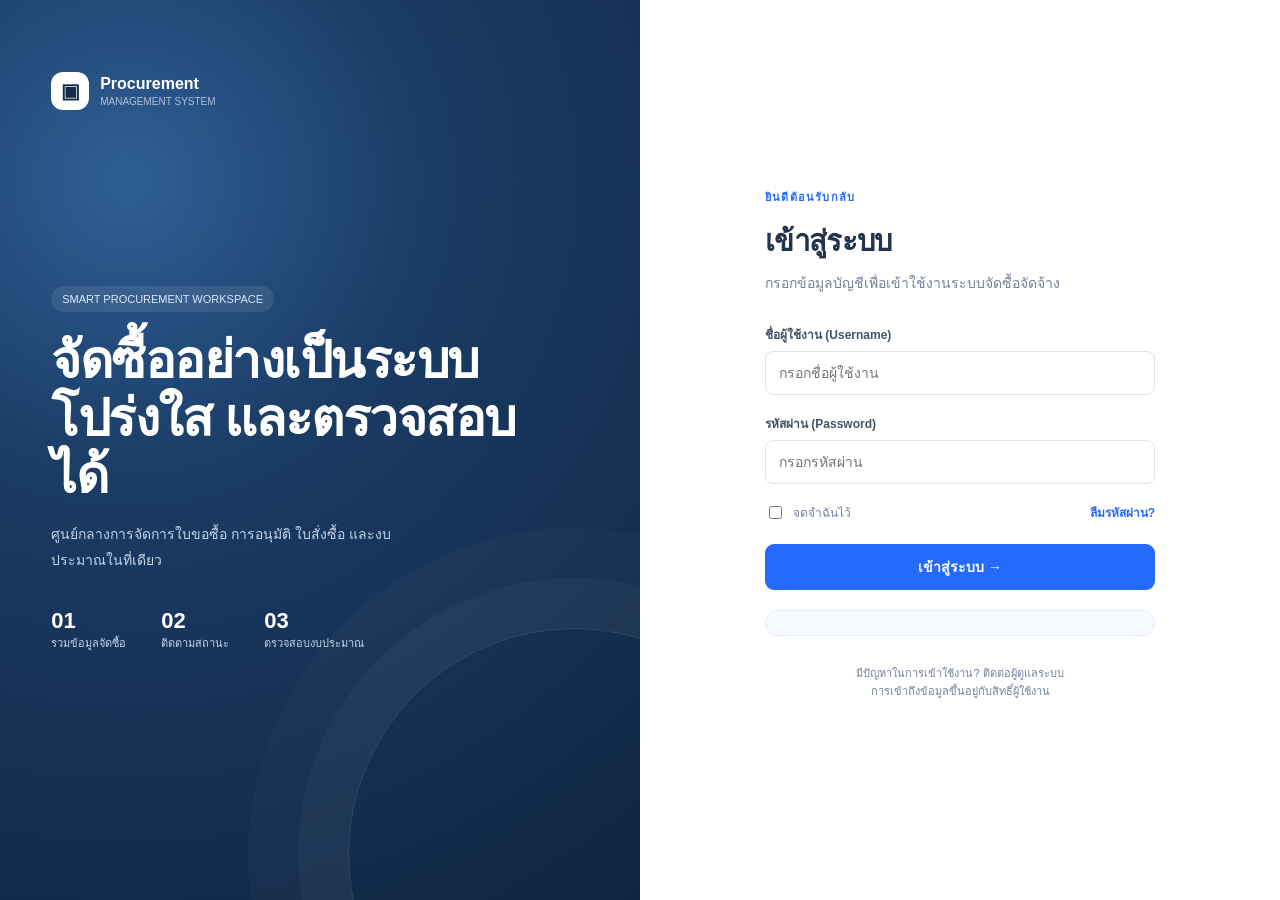
<file: Final_project/index.html>
<!DOCTYPE html>
<html lang="th">
<head>
    <meta charset="utf-8">
    <meta name="viewport" content="width=device-width,initial-scale=1">
    <title>เข้าสู่ระบบ | Procurement System</title>
    <link rel="stylesheet" href="styles.css">
</head>
<body>
    <main class="login-page">
        <section class="login-visual">
            <a class="brand" href="index.html">
                <span class="brand-mark">▣</span>
                <span>Procurement<small>MANAGEMENT SYSTEM</small></span>
            </a>
            <div class="visual-copy">
                <span class="tag">SMART PROCUREMENT WORKSPACE</span>
                <h1>จัดซื้ออย่างเป็นระบบ<br>โปร่งใส และตรวจสอบได้</h1>
                <p>ศูนย์กลางการจัดการใบขอซื้อ การอนุมัติ ใบสั่งซื้อ และงบประมาณในที่เดียว</p>
                <div class="visual-stats">
                    <div>
                        <strong>01</strong>
                        <span>รวมข้อมูลจัดซื้อ</span>
                    </div>
                    <div>
                        <strong>02</strong>
                        <span>ติดตามสถานะ</span>
                    </div>
                    <div>
                        <strong>03</strong>
                        <span>ตรวจสอบงบประมาณ</span>
                    </div>
                </div>
            </div>
            <div class="visual-foot">

            </div>
        </section>

        <section class="login-right">
            <form class="login-form" id="loginForm">
                <div class="eyebrow">ยินดีต้อนรับกลับ</div>
                <h2>เข้าสู่ระบบ</h2>
                <p class="sub">กรอกข้อมูลบัญชีเพื่อเข้าใช้งานระบบจัดซื้อจัดจ้าง</p>

                <div class="field">
                    <label for="username">ชื่อผู้ใช้งาน (Username)</label>
                    <input id="username" name="username" type="text" placeholder="กรอกชื่อผู้ใช้งาน" required>
                </div>

                <div class="field">
                    <label for="password">รหัสผ่าน (Password)</label>
                    <input id="password" name="password" type="password" placeholder="กรอกรหัสผ่าน" required>
                </div>

                <div class="login-row">
                    <label class="check">
                        <input type="checkbox"> จดจำฉันไว้
                    </label>
                    <a class="forgot" href="#forgot">ลืมรหัสผ่าน?</a>
                </div>

                <button class="btn full" type="submit">เข้าสู่ระบบ →</button>

                <div class="notice" id="loginNotice" role="alert"></div>


                <p class="login-note">
                    มีปัญหาในการเข้าใช้งาน? ติดต่อผู้ดูแลระบบ<br>
                    การเข้าถึงข้อมูลขึ้นอยู่กับสิทธิ์ผู้ใช้งาน
                </p>
            </form>
        </section>
    </main>
    
    <script>
        const loginForm = document.getElementById("loginForm");
        const loginNotice = document.getElementById("loginNotice");
        const usernameInput = document.getElementById("username");
        const passwordInput = document.getElementById("password");

        if (
                    loginForm &&
                    loginNotice &&
                    usernameInput instanceof HTMLInputElement &&
                    passwordInput instanceof HTMLInputElement
        ) {
                    loginForm.addEventListener("submit", async function (event) {
                        event.preventDefault();

                        const username = usernameInput.value.trim();
                        const password = passwordInput.value;

                        loginNotice.textContent = "";

                        try {
                            const response = await fetch("Api.ashx?action=login", {
                                method: "POST",
                                headers: {
                                    "Content-Type": "application/json"
                                },
                                credentials: "same-origin",
                                body: JSON.stringify({ username, password })
                            });

                            const result = await response.json();

                            if (!response.ok || !result.success) {
                                loginNotice.textContent =
                                    result.error || "เข้าสู่ระบบไม่สำเร็จ";
                                return;
                            }

                            window.location.href = "dashboard.html";
                        } catch (error) {
                            loginNotice.textContent =
                                "ไม่สามารถเชื่อมต่อระบบได้ กรุณาลองใหม่";
                        }
                    });
        }
    </script>
    
</body>
</html>
</file>
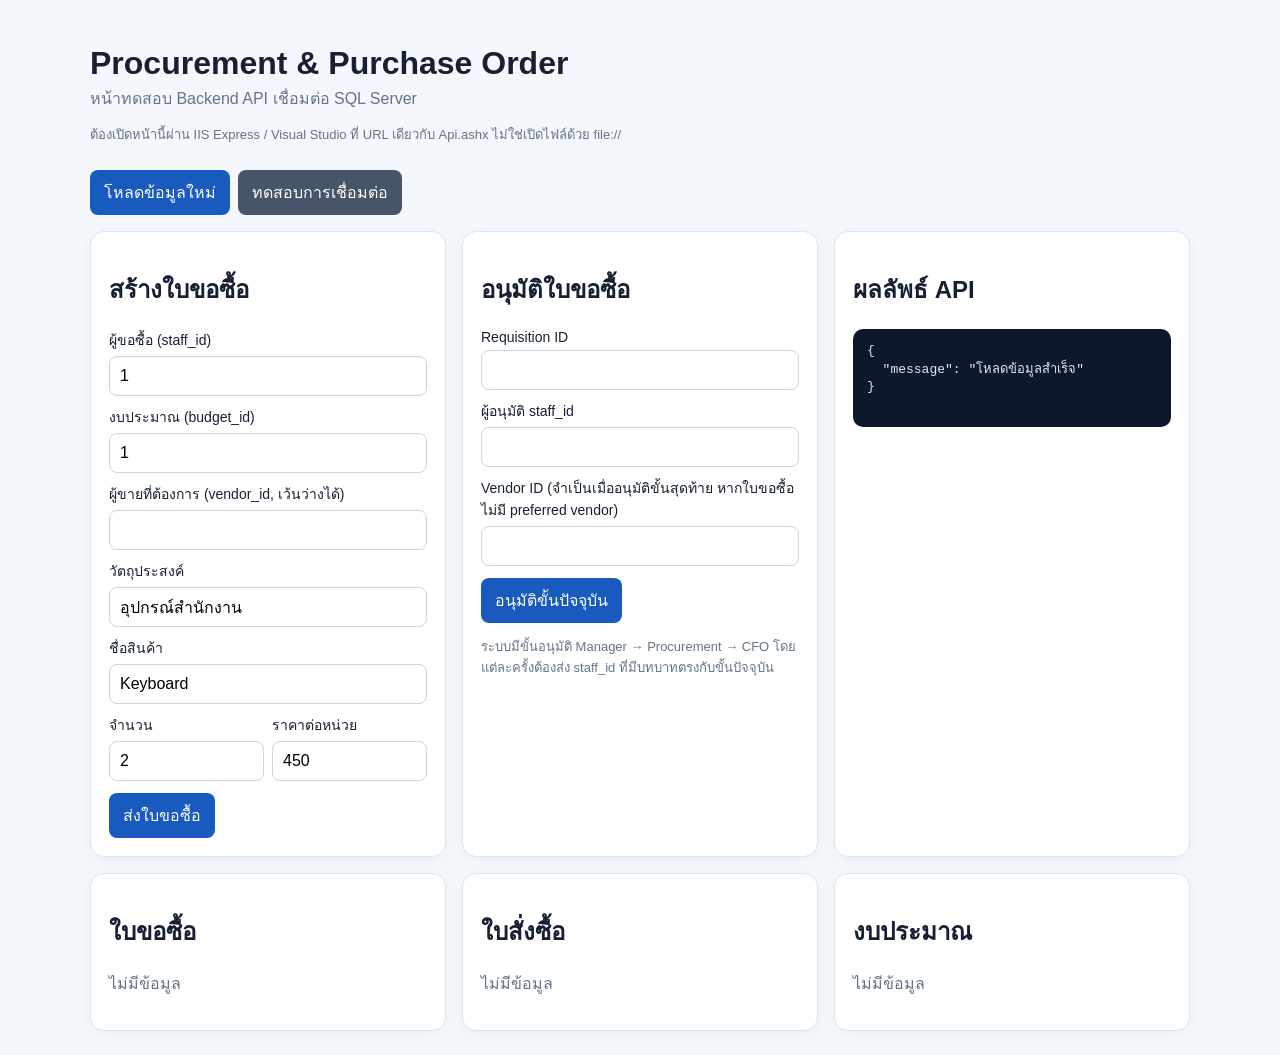
<file: Final_project/api-test.html>
<!doctype html>
<html lang="th">
<head>
    <meta charset="utf-8">
    <meta name="viewport" content="width=device-width, initial-scale=1">
    <title>Procurement API Test</title>
    <style>
        body {
            font-family: 'Segoe UI', Tahoma, sans-serif;
            background: #f4f7fb;
            color: #172033;
            margin: 0;
            padding: 24px;
        }

        .wrap {
            max-width: 1100px;
            margin: auto;
        }

        h1 {
            margin-bottom: 4px;
        }

        .muted {
            color: #64748b;
        }

        .note {
            font-size: 13px;
            color: #64748b;
        }

        .margin-top {
            margin-top: 16px;
        }

        .flex-1 {
            flex: 1;
        }

        /* Layout Components */
        .grid {
            display: grid;
            grid-template-columns: repeat(auto-fit, minmax(280px, 1fr));
            gap: 16px;
        }

        .row {
            display: flex;
            gap: 8px;
            flex-wrap: wrap;
        }

        .card {
            background: #fff;
            border: 1px solid #dce4ef;
            border-radius: 14px;
            padding: 18px;
            box-shadow: 0 3px 14px #13294b0a;
        }

        /* Form Controls */
        label {
            display: block;
            font-size: 14px;
            margin: 10px 0 5px;
        }

        input,
        select,
        textarea {
            box-sizing: border-box;
            width: 100%;
            padding: 10px;
            border: 1px solid #cbd5e1;
            border-radius: 8px;
            font: inherit;
        }

        button {
            background: #185abd;
            color: white;
            border: 0;
            border-radius: 8px;
            padding: 10px 14px;
            margin-top: 12px;
            cursor: pointer;
            font: inherit;
        }

            button.secondary {
                background: #475569;
            }

        /* Data & Tables */
        pre {
            white-space: pre-wrap;
            overflow: auto;
            background: #0f172a;
            color: #dbeafe;
            padding: 14px;
            border-radius: 10px;
            min-height: 70px;
        }

        table {
            border-collapse: collapse;
            width: 100%;
            font-size: 14px;
        }

        td,
        th {
            text-align: left;
            border-bottom: 1px solid #e2e8f0;
            padding: 8px;
        }

        th {
            background: #f8fafc;
        }

        .status {
            font-weight: 600;
        }

        @media (max-width: 600px) {
            body {
                padding: 12px;
            }
        }
    </style>
</head>
<body>

    <div class="wrap">
        <h1>Procurement & Purchase Order</h1>
        <div class="muted">หน้าทดสอบ Backend API เชื่อมต่อ SQL Server</div>
        <p class="note">
            ต้องเปิดหน้านี้ผ่าน IIS Express / Visual Studio ที่ URL เดียวกับ Api.ashx ไม่ใช่เปิดไฟล์ด้วย file://
        </p>

        <!-- ปุ่มควบคุมหลัก -->
        <div class="row">
            <button onclick="loadAll()">โหลดข้อมูลใหม่</button>
            <button class="secondary" onclick="getData('summary')">ทดสอบการเชื่อมต่อ</button>
        </div>

        <!-- ฟอร์มสร้าง/อนุมัติ และแสดงผล Output -->
        <div class="grid margin-top">
            <!-- การ์ด 1: สร้างใบขอซื้อ -->
            <section class="card">
                <h2>สร้างใบขอซื้อ</h2>

                <label for="requester">ผู้ขอซื้อ (staff_id)</label>
                <input id="requester" type="number" value="1">

                <label for="budget">งบประมาณ (budget_id)</label>
                <input id="budget" type="number" value="1">

                <label for="vendor">ผู้ขายที่ต้องการ (vendor_id, เว้นว่างได้)</label>
                <input id="vendor" type="number">

                <label for="purpose">วัตถุประสงค์</label>
                <input id="purpose" value="อุปกรณ์สำนักงาน">

                <label for="item">ชื่อสินค้า</label>
                <input id="item" value="Keyboard">

                <div class="row">
                    <div class="flex-1">
                        <label for="qty">จำนวน</label>
                        <input id="qty" type="number" value="2" min="1">
                    </div>
                    <div class="flex-1">
                        <label for="price">ราคาต่อหน่วย</label>
                        <input id="price" type="number" value="450" min="0" step="0.01">
                    </div>
                </div>

                <button onclick="createReq()">ส่งใบขอซื้อ</button>
            </section>

            <!-- การ์ด 2: อนุมัติใบขอซื้อ -->
            <section class="card">
                <h2>อนุมัติใบขอซื้อ</h2>

                <label for="approveReq">Requisition ID</label>
                <input id="approveReq" type="number">

                <label for="approver">ผู้อนุมัติ staff_id</label>
                <input id="approver" type="number">

                <label for="approveVendor">Vendor ID (จำเป็นเมื่ออนุมัติขั้นสุดท้าย หากใบขอซื้อไม่มี preferred vendor)</label>
                <input id="approveVendor" type="number">

                <button onclick="approve()">อนุมัติขั้นปัจจุบัน</button>
                <p class="note">
                    ระบบมีขั้นอนุมัติ Manager → Procurement → CFO โดยแต่ละครั้งต้องส่ง staff_id ที่มีบทบาทตรงกับขั้นปัจจุบัน
                </p>
            </section>

            <!-- การ์ด 3: ผลลัพธ์ API -->
            <section class="card">
                <h2>ผลลัพธ์ API</h2>
                <pre id="output">พร้อมทดสอบ</pre>
            </section>
        </div>

        <!-- แสดงตารางข้อมูล -->
        <div class="grid margin-top">
            <section class="card">
                <h2>ใบขอซื้อ</h2>
                <div id="reqTable" class="muted">กดโหลดข้อมูลใหม่</div>
            </section>

            <section class="card">
                <h2>ใบสั่งซื้อ</h2>
                <div id="poTable" class="muted">กดโหลดข้อมูลใหม่</div>
            </section>

            <section class="card">
                <h2>งบประมาณ</h2>
                <div id="budgetTable" class="muted">กดโหลดข้อมูลใหม่</div>
            </section>
        </div>
    </div>

    <script>
            /**
             * ฟังก์ชันเรียก API ไปยัง Api.ashx
             */
            async function api(action, method = 'GET', body = null) {
              const options = {
                method,
                headers: { 'Content-Type': 'application/json' }
              };

              if (body) {
                options.body = JSON.stringify(body);
              }

              const response = await fetch('Api.ashx?action=' + encodeURIComponent(action), options);
              const text = await response.text();
              let data;

              try {
                data = JSON.parse(text);
              } catch {
                data = { raw: text };
              }

              if (!response.ok) {
                throw new Error(data.detail || data.error || ('HTTP ' + response.status));
              }

              return data;
            }

            /**
             * แสดงผล JSON ลงกล่อง Output
             */
            function show(data) {
              document.getElementById('output').textContent = JSON.stringify(data, null, 2);
            }

            /**
             * ดึงข้อมูลตาม Endpoint
             */
            async function getData(action) {
              try {
                show(await api(action));
              } catch (err) {
                show({ error: err.message });
              }
            }

            /**
             * สร้าง HTML Table จากข้อมูล Array
             */
            function table(rows) {
              if (!rows || !rows.length) {
                return '<p class="muted">ไม่มีข้อมูล</p>';
              }

              const cols = Object.keys(rows[0]).slice(0, 7);
              const headerHTML = cols.map(c => '<th>' + esc(c) + '</th>').join('');

              const bodyHTML = rows.slice(0, 30).map(r => {
                const rowCells = cols.map(c => '<td>' + esc(r[c]) + '</td>').join('');
                return '<tr>' + rowCells + '</tr>';
              }).join('');

              return `<div style="overflow:auto">
                <table>
                  <thead><tr>${headerHTML}</tr></thead>
                  <tbody>${bodyHTML}</tbody>
                </table>
              </div>`;
            }

            /**
             * Escapes HTML Characters ป้องกัน XSS
             */
            function esc(x) {
              return String(x == null ? '' : x).replace(/[&<>"']/g, c => ({
                '&': '&amp;',
                '<': '&lt;',
                '>': '&gt;',
                '"': '&quot;',
                "'": '&#39;'
              }[c]));
            }

            /**
             * โหลดข้อมูลทั้งหมดมารวมกันในหน้าเดียว
             */
            async function loadAll() {
              try {
                const [requisitions, purchaseOrders, budgets] = await Promise.all([
                  api('requisitions'),
                  api('purchase-orders'),
                  api('budgets')
                ]);

                document.getElementById('reqTable').innerHTML = table(requisitions);
                document.getElementById('poTable').innerHTML = table(purchaseOrders);
                document.getElementById('budgetTable').innerHTML = table(budgets);

                show({
                  message: 'โหลดข้อมูลสำเร็จ',
                  requisitions: requisitions.length,
                  purchase_orders: purchaseOrders.length,
                  budget_rows: budgets.length
                });
              } catch (err) {
                show({ error: err.message });
              }
            }

            /**
             * ยื่นส่งการสร้าง Requisition
             */
            async function createReq() {
              try {
                const vendorVal = document.getElementById('vendor').value;
                const body = {
                  requester_staff_id: +document.getElementById('requester').value,
                  budget_id: +document.getElementById('budget').value,
                  preferred_vendor_id: vendorVal ? +vendorVal : null,
                  purpose: document.getElementById('purpose').value,
                  items: [
                    {
                      item_name: document.getElementById('item').value,
                      quantity: +document.getElementById('qty').value,
                      unit_price: +document.getElementById('price').value
                    }
                  ]
                };

                show(await api('create-requisition', 'POST', body));
                await loadAll();
              } catch (err) {
                show({ error: err.message });
              }
            }

            /**
             * ส่งคำขออนุมัติ
             */
            async function approve() {
              try {
                const vendorVal = document.getElementById('approveVendor').value;
                const body = {
                  requisition_id: +document.getElementById('approveReq').value,
                  approver_staff_id: +document.getElementById('approver').value,
                  vendor_id: vendorVal ? +vendorVal : null
                };

                show(await api('approve', 'POST', body));
                await loadAll();
              } catch (err) {
                show({ error: err.message });
              }
            }

            // เรียกโหลดข้อมูลเมื่อโหลดหน้าเว็บครั้งแรก
            loadAll();
    </script>
</body>
</html>
</file>
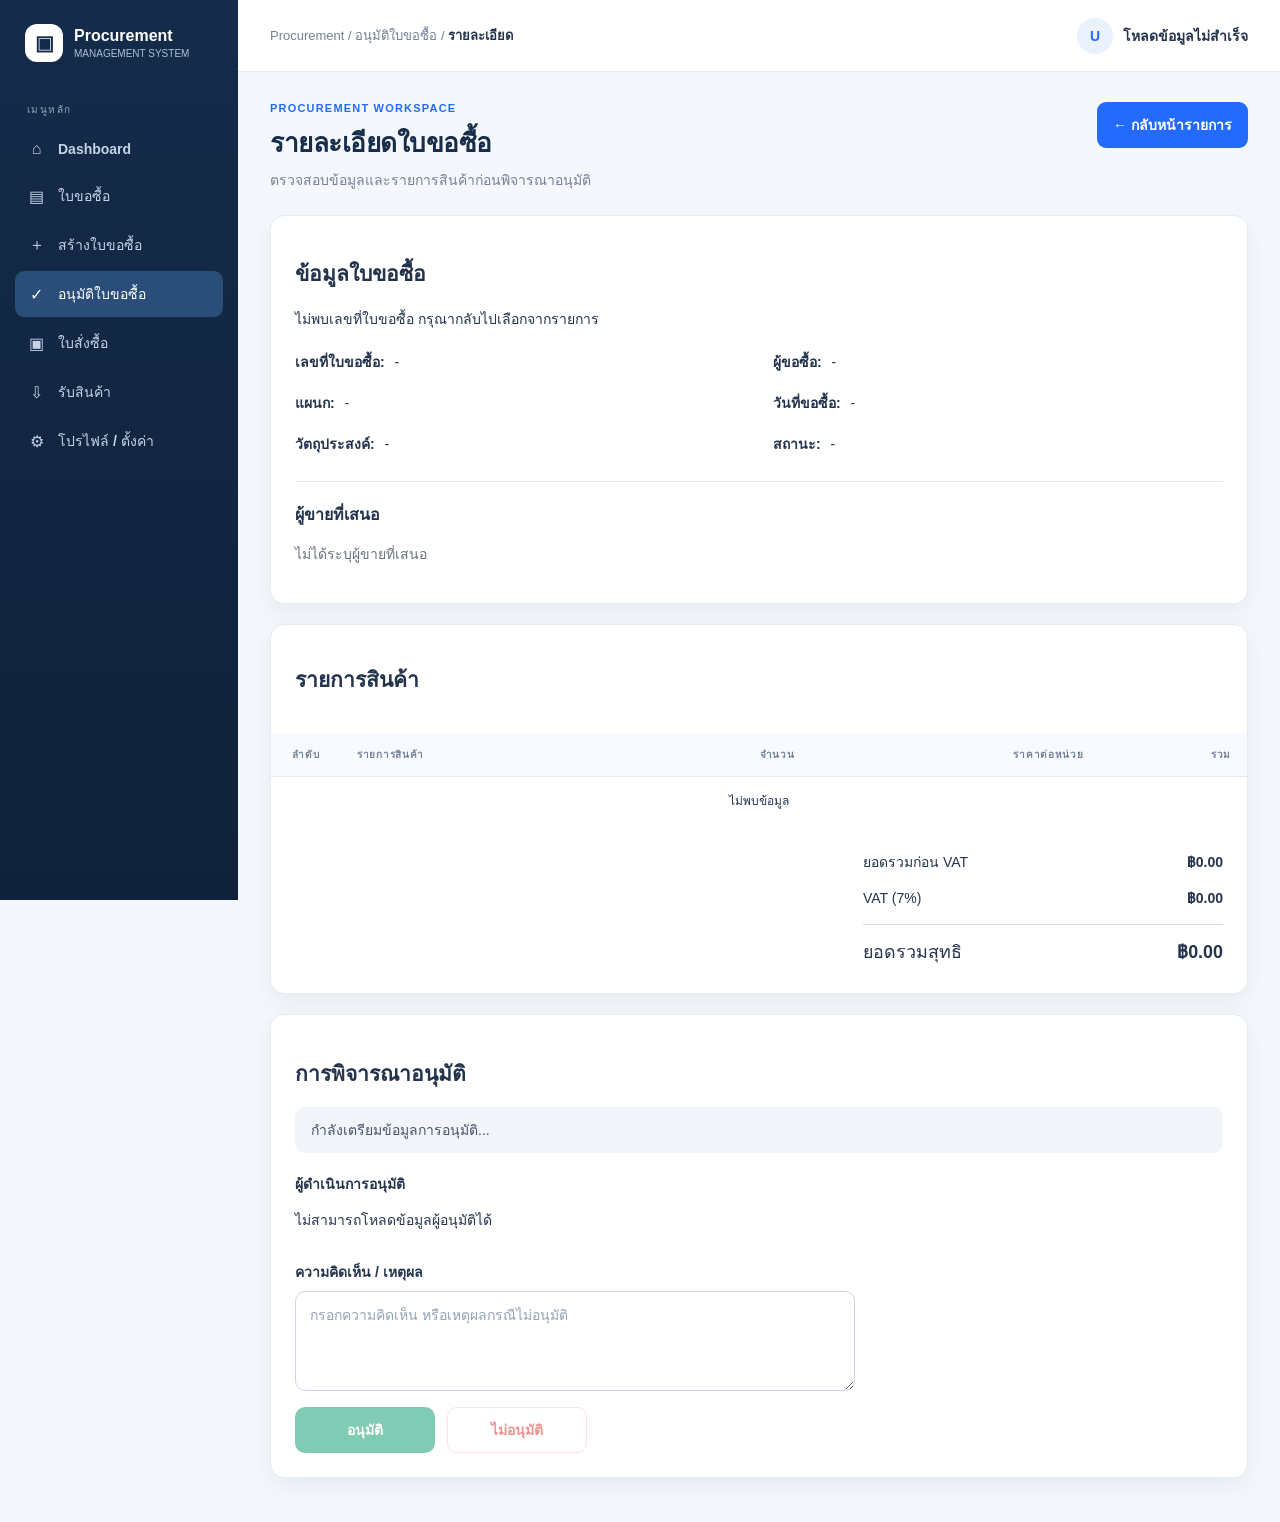
<file: Final_project/approval-detail.html>
<!DOCTYPE html>
<html lang="th">
<head>
    <meta charset="utf-8">
    <meta name="viewport" content="width=device-width, initial-scale=1">
    <title>รายละเอียดใบขอซื้อ | Procurement System</title>
    <link rel="stylesheet" href="styles.css">

    <style>
        /* Requisition information */
        .detail-info-card {
            padding: 24px;
            margin-bottom: 20px;
        }

        .detail-summary {
            display: grid;
            grid-template-columns: repeat(2, minmax(0, 1fr));
            gap: 16px 28px;
            margin-top: 20px;
        }

            .detail-summary p {
                margin: 0;
                line-height: 1.8;
                overflow-wrap: anywhere;
            }

            .detail-summary strong {
                display: inline-block;
                margin-right: 6px;
                font-weight: 600;
            }

        /* Items table */
        .table-card {
            overflow: hidden;
        }

        .detail-table {
            width: 100%;
            border-collapse: collapse;
        }

            .detail-table th,
            .detail-table td {
                padding: 14px 16px;
                vertical-align: middle;
                border-bottom: 1px solid #e5e7eb;
            }

            .detail-table th {
                text-align: left;
                white-space: nowrap;
            }

                .detail-table th:first-child,
                .detail-table td:first-child {
                    text-align: center;
                    width: 70px;
                }

            .detail-table .number {
                text-align: right;
                white-space: nowrap;
            }

            .detail-table .empty-row {
                text-align: center;
                padding: 28px 16px;
                color: #6b7280;
            }

        /* Total summary */
        .total-summary {
            display: flex;
            justify-content: flex-end;
            padding: 20px 24px;
        }

        .total-box {
            width: 100%;
            max-width: 360px;
        }

        .total-row {
            display: flex;
            justify-content: space-between;
            align-items: baseline;
            gap: 16px;
            padding: 7px 0;
        }

            .total-row strong {
                white-space: nowrap;
                text-align: right;
            }

        .total-grand {
            margin-top: 8px;
            padding-top: 12px;
            border-top: 1px solid #ddd;
            font-size: 1.12rem;
        }

        /* Approval */
        .approval-card {
            padding: 24px;
            margin-top: 20px;
        }

        .approval-form {
            display: flex;
            flex-direction: column;
            gap: 16px;
            max-width: 560px;
            margin-top: 20px;
        }

        .approval-field label {
            display: block;
            margin-bottom: 6px;
            font-weight: 600;
        }

        .approval-field textarea {
            width: 100%;
            box-sizing: border-box;
            resize: vertical;
        }

        .approval-actions {
            display: flex;
            flex-wrap: wrap;
            gap: 12px;
        }

            .approval-actions button {
                min-width: 120px;
                cursor: pointer;
            }

                .approval-actions button:disabled {
                    cursor: not-allowed;
                    opacity: 0.6;
                }

        /* Responsive */
        @media (max-width: 640px) {
            .detail-summary {
                grid-template-columns: 1fr;
            }

            .detail-info-card,
            .approval-card {
                padding: 18px;
            }

            .total-summary {
                padding: 16px;
            }

            .detail-table th,
            .detail-table td {
                padding: 10px;
            }

            .approval-actions button {
                flex: 1;
            }
        }

        .selected-vendor-section {
            margin-top: 24px;
            padding-top: 20px;
            border-top: 1px solid #e5e7eb;
        }

            .selected-vendor-section h3 {
                margin: 0 0 16px;
                font-size: 1rem;
            }

        .vendor-details-grid {
            display: grid;
            grid-template-columns: repeat(2, minmax(0, 1fr));
            gap: 16px 24px;
        }

        .vendor-info-item {
            display: flex;
            flex-direction: column;
            gap: 6px;
            min-width: 0;
        }

            .vendor-info-item small {
                color: #6b7280;
            }

            .vendor-info-item strong {
                overflow-wrap: anywhere;
                font-weight: 600;
            }

        .vendor-address {
            grid-column: 1 / -1;
        }

        .vendor-empty {
            color: #6b7280;
        }

        @media (max-width: 640px) {
            .vendor-details-grid {
                grid-template-columns: 1fr;
            }

            .vendor-address {
                grid-column: auto;
            }
        }

    </style>
</head>

<body>
    <div class="app">
        <aside class="sidebar">
            <a class="brand" href="dashboard.html">
                <span class="brand-mark">▣</span>
                <span>
                    Procurement
                    <small>MANAGEMENT SYSTEM</small>
                </span>
            </a>

            <div class="nav-label">เมนูหลัก</div>

            <nav class="nav">
                <a href="dashboard.html">
                    <span class="nav-icon">⌂</span>Dashboard
                </a>

                <a href="requisitions.html">
                    <span class="nav-icon">▤</span>ใบขอซื้อ
                </a>

                <a href="requisition-create.html">
                    <span class="nav-icon">＋</span>สร้างใบขอซื้อ
                </a>

                <a class="active" href="approvals.html">
                    <span class="nav-icon">✓</span>อนุมัติใบขอซื้อ
                </a>

                <a href="purchase-orders.html">
                    <span class="nav-icon">▣</span>ใบสั่งซื้อ
                </a>

                <a href="goods-receipts.html">
                    <span class="nav-icon">⇩</span>รับสินค้า
                </a>

                <a href="profile.html">
                    <span class="nav-icon">⚙</span>โปรไฟล์ / ตั้งค่า
                </a>
            </nav>
        </aside>

        <main class="main">
            <header class="topbar">
                <div class="crumb">
                    Procurement /
                    <a href="approvals.html">อนุมัติใบขอซื้อ</a> /
                    <strong>รายละเอียด</strong>
                </div>

                <div class="top-user">
                    <span class="avatar" id="currentUserAvatar">U</span>

                    <div class="user-info">
                        <span class="user-name" id="currentUserName">
                            กำลังโหลด...
                        </span>
                        <small id="currentUserRole"></small>
                    </div>
                </div>
            </header>

            <section class="content">
                <div class="page-head">
                    <div>
                        <div class="eyebrow">Procurement workspace</div>
                        <h1>รายละเอียดใบขอซื้อ</h1>
                        <p>ตรวจสอบข้อมูลและรายการสินค้าก่อนพิจารณาอนุมัติ</p>
                    </div>

                    <a class="btn" href="approvals.html">
                        ← กลับหน้ารายการ
                    </a>
                </div>

                <!-- Requisition information -->
                <section class="card detail-info-card">
                    <h2>ข้อมูลใบขอซื้อ</h2>

                    <p id="detail-message" role="status" aria-live="polite">
                        กำลังโหลดข้อมูลใบขอซื้อ...
                    </p>

                    <div id="requisition-detail" class="detail-summary">
                        <p>
                            <strong>เลขที่ใบขอซื้อ:</strong>
                            <span id="detail-id">-</span>
                        </p>

                        <p>
                            <strong>ผู้ขอซื้อ:</strong>
                            <span id="detail-requester">-</span>
                        </p>

                        <p>
                            <strong>แผนก:</strong>
                            <span id="detail-department">-</span>
                        </p>

                        <p>
                            <strong>วันที่ขอซื้อ:</strong>
                            <span id="detail-date">-</span>
                        </p>

                        <p>
                            <strong>วัตถุประสงค์:</strong>
                            <span id="detail-purpose">-</span>
                        </p>

                        <p>
                            <strong>สถานะ:</strong>
                            <span id="detail-status">-</span>
                        </p>
                    </div>
                    <div class="selected-vendor-section">
                        <h3>ผู้ขายที่เสนอ</h3>

                        <p id="detail-vendor-empty" class="vendor-empty">
                            ไม่ได้ระบุผู้ขายที่เสนอ
                        </p>

                        <div id="detail-vendor-details" class="vendor-details" hidden>

                            <div class="vendor-details-grid">
                                <div class="vendor-info-item">
                                    <small>ชื่อผู้ขาย</small>
                                    <strong id="detail-vendor-name">-</strong>
                                </div>

                                <div class="vendor-info-item">
                                    <small>เลขประจำตัวผู้เสียภาษี</small>
                                    <strong id="detail-vendor-tax-id">-</strong>
                                </div>

                                <div class="vendor-info-item">
                                    <small>เบอร์โทรศัพท์</small>
                                    <strong id="detail-vendor-phone">-</strong>
                                </div>

                                <div class="vendor-info-item">
                                    <small>อีเมล</small>
                                    <strong id="detail-vendor-email">-</strong>
                                </div>

                                <div class="vendor-info-item vendor-address">
                                    <small>ที่อยู่</small>
                                    <strong id="detail-vendor-address">-</strong>
                                </div>
                            </div>
                        </div>
                    </div>
                </section>

                <!-- Requisition items and VAT -->
                <section class="card table-card">
                    <div style="padding: 20px 24px">
                        <h2>รายการสินค้า</h2>
                    </div>

                    <div class="table-wrap">
                        <table class="detail-table">
                            <thead>
                                <tr>
                                    <th scope="col">ลำดับ</th>
                                    <th scope="col">รายการสินค้า</th>
                                    <th scope="col" class="number">จำนวน</th>
                                    <th scope="col" class="number">ราคาต่อหน่วย</th>
                                    <th scope="col" class="number">รวม</th>
                                </tr>
                            </thead>

                            <tbody id="detail-items">
                                <tr>
                                    <td colspan="5" class="empty-row">
                                        กำลังโหลดรายการสินค้า...
                                    </td>
                                </tr>
                            </tbody>
                        </table>
                    </div>

                    <div class="total-summary">
                        <div class="total-box">
                            <div class="total-row">
                                <span>ยอดรวมก่อน VAT</span>
                                <strong id="detail-total">฿0.00</strong>
                            </div>

                            <div class="total-row">
                                <span>VAT (7%)</span>
                                <strong id="detail-vat">฿0.00</strong>
                            </div>

                            <div class="total-row total-grand">
                                <span>ยอดรวมสุทธิ</span>
                                <strong id="detail-grand-total">฿0.00</strong>
                            </div>
                        </div>
                    </div>
                </section>

                <!-- Approval form -->
                <section class="card approval-card">
                    <h2>การพิจารณาอนุมัติ</h2>

                    <p id="approval-message" role="status" aria-live="polite">
                        กำลังเตรียมข้อมูลการอนุมัติ...
                    </p>

                    <div class="approval-form">
                        <div class="approval-field">
                            <label for="current-approver">
                                ผู้ดำเนินการอนุมัติ
                            </label>
                            <p id="current-approver">
                                กำลังตรวจสอบผู้ใช้...
                            </p>
                        </div>

                        <div class="approval-field">
                            <label for="approval-comments">
                                ความคิดเห็น / เหตุผล
                            </label>

                            <textarea id="approval-comments"
                                      class="input"
                                      rows="3"
                                      maxlength="1000"
                                      placeholder="กรอกความคิดเห็น หรือเหตุผลกรณีไม่อนุมัติ"></textarea>
                        </div>

                        <div class="approval-actions">
                            <button type="button"
                                    class="btn"
                                    id="approve-button">
                                อนุมัติ
                            </button>

                            <button type="button"
                                    class="btn"
                                    id="reject-button">
                                ไม่อนุมัติ
                            </button>
                        </div>
                    </div>
                </section>
            </section>
        </main>
    </div>

    <script src="script.js"></script>

</body>
</html>
</file>
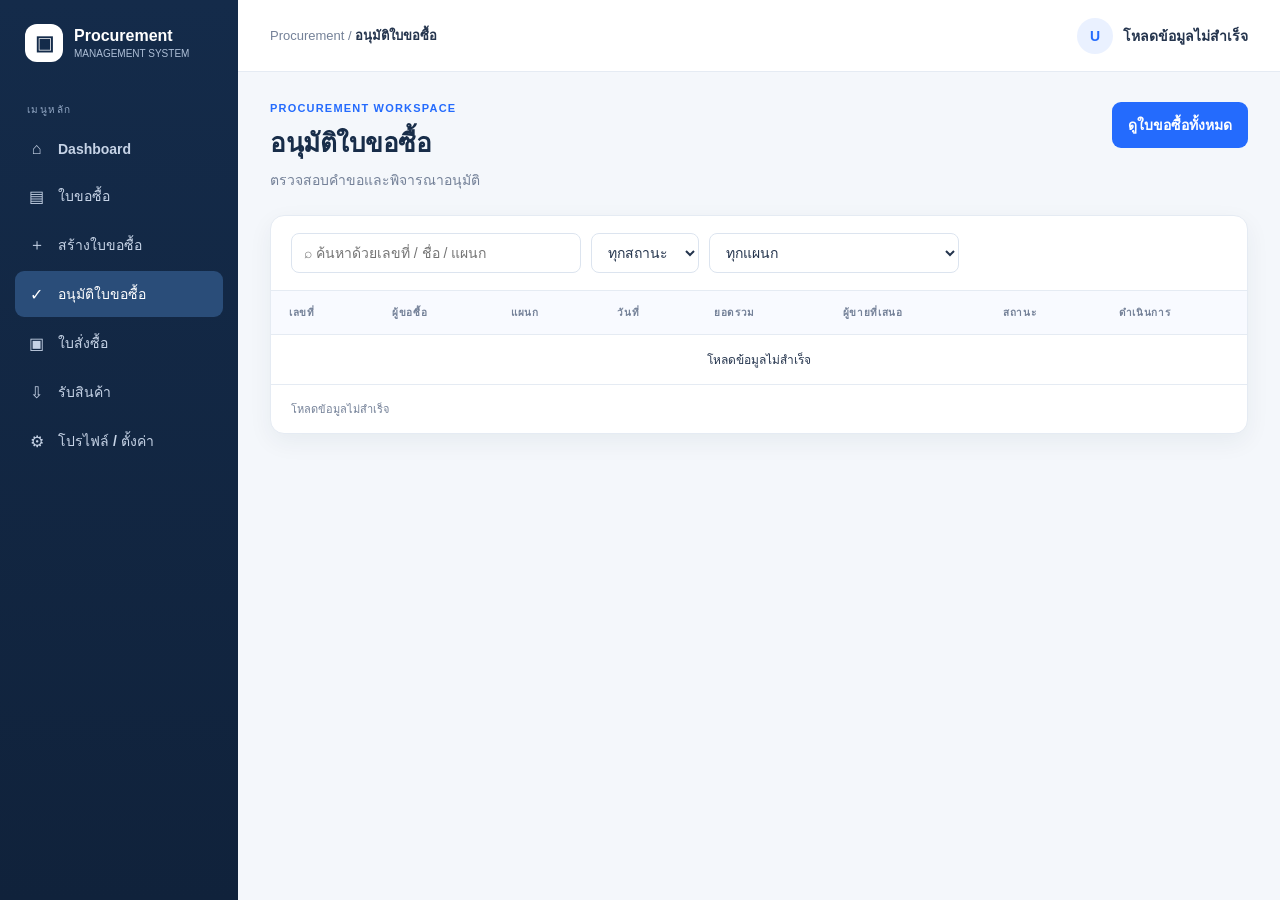
<file: Final_project/approvals.html>
<!DOCTYPE html>
<html lang="th">
<head>
    <meta charset="utf-8">
    <meta name="viewport" content="width=device-width,initial-scale=1">
    <title>อนุมัติใบขอซื้อ | Procurement System</title>
    <link rel="stylesheet" href="styles.css">
</head>
<body>
    <div class="app">
        <aside class="sidebar">
            <a class="brand" href="dashboard.html">
                <span class="brand-mark">▣</span>
                <span>Procurement<small>MANAGEMENT SYSTEM</small></span>
            </a>
            <div class="nav-label">เมนูหลัก</div>
            <nav class="nav">
                <a class="" href="dashboard.html">
                    <span class="nav-icon">⌂</span>Dashboard
                </a>
                <a class="" href="requisitions.html">
                    <span class="nav-icon">▤</span>ใบขอซื้อ
                </a>
                <a class="" href="requisition-create.html">
                    <span class="nav-icon">＋</span>สร้างใบขอซื้อ
                </a>
                <a class="active" href="approvals.html">
                    <span class="nav-icon">✓</span>อนุมัติใบขอซื้อ
                </a>
                <a class="" href="purchase-orders.html">
                    <span class="nav-icon">▣</span>ใบสั่งซื้อ
                </a>
                <a class="" href="goods-receipts.html">
                    <span class="nav-icon">⇩</span>รับสินค้า
                </a>
                
                <a class="" href="profile.html">
                    <span class="nav-icon">⚙</span>โปรไฟล์ / ตั้งค่า
                </a>
            </nav>

        </aside>

        <main class="main">
            <header class="topbar">
                <div class="crumb">
                    Procurement / <strong>อนุมัติใบขอซื้อ</strong>
                </div>
                <div class="top-user">
                    <span class="avatar" id="currentUserAvatar">U</span>
                    <div class="user-info">
                        <span class="user-name" id="currentUserName">กำลังโหลด...</span>
                        <small id="currentUserRole"></small>
                    </div>
                </div>
            </header>

            <section class="content">
                <div class="page-head">
                    <div>
                        <div class="eyebrow">Procurement workspace</div>
                        <h1>อนุมัติใบขอซื้อ</h1>
                        <p>ตรวจสอบคำขอและพิจารณาอนุมัติ</p>
                    </div>
                    <a class="btn" href="requisitions.html">ดูใบขอซื้อทั้งหมด</a>
                </div>

                <section class="card table-card">

                    <div class="table-tools">
                        <input id="approval-search"
                               class="search"
                               type="search"
                               placeholder="⌕ ค้นหาด้วยเลขที่ / ชื่อ / แผนก">

                        <select id="approval-status-filter" class="filter">
                            <option value="">ทุกสถานะ</option>
                            <option value="pending">รออนุมัติ</option>
                            <option value="approved">อนุมัติแล้ว</option>
                            <option value="rejected">ปฏิเสธ</option>
                        </select>

                        <select id="approval-department-filter" class="filter">
                            <option value="">ทุกแผนก</option>
                            <option value="EXEC">สำนักกรรมการผู้จัดการ</option>
                            <option value="FIN">ฝ่ายการเงิน</option>
                            <option value="ACC">ฝ่ายบัญชี</option>
                            <option value="PROC">ฝ่ายจัดซื้อ</option>
                            <option value="HR">ฝ่ายทรัพยากรบุคคล</option>
                            <option value="IT">ฝ่ายเทคโนโลยีสารสนเทศ</option>
                            <option value="MKT">ฝ่ายการตลาด</option>
                            <option value="SALES">ฝ่ายขาย</option>
                            <option value="CS">ฝ่ายบริการลูกค้า</option>
                            <option value="LEGAL">ฝ่ายกฎหมาย</option>
                            <option value="ADMIN">ฝ่ายธุรการ</option>
                            <option value="WH">ฝ่ายคลังสินค้า</option>
                            <option value="LOG">ฝ่ายโลจิสติกส์</option>
                            <option value="PROD">ฝ่ายผลิต</option>
                            <option value="QA">ฝ่ายประกันคุณภาพ</option>
                            <option value="RND">ฝ่ายวิจัยและพัฒนา</option>
                            <option value="ENG">ฝ่ายวิศวกรรม</option>
                            <option value="FAC">ฝ่ายอาคารสถานที่</option>
                            <option value="SHE">ฝ่ายความปลอดภัยและสิ่งแวดล้อม</option>
                            <option value="COM">ฝ่ายสื่อสารองค์กร</option>
                        </select>

                        <span style="flex:1"></span>
                    </div>


                    <div class="table-wrap">
                        <table>
                            <thead>
                                <tr>
                                    <th>เลขที่</th>
                                    <th>ผู้ขอซื้อ</th>
                                    <th>แผนก</th>
                                    <th>วันที่</th>
                                    <th>ยอดรวม</th>
                                    <th>ผู้ขายที่เสนอ</th>
                                    <th>สถานะ</th>
                                    <th>ดำเนินการ</th>
                                </tr>
                            </thead>
                            <tbody id="approval-list">
                                <tr>
                                    <td colspan="8" style="text-align:center">
                                        กำลังโหลดข้อมูล...
                                    </td>
                                </tr>
                            </tbody>
                        </table>
                    </div>

                    <div class="table-foot">
                        <span id="approval-count">กำลังโหลดข้อมูล...</span>
                        <div class="pagination" id="approval-pagination"></div>
                    </div>
                </section>


            </section>
        </main>
    </div>
    <script src="script.js"></script>
</body>

</html>
</file>
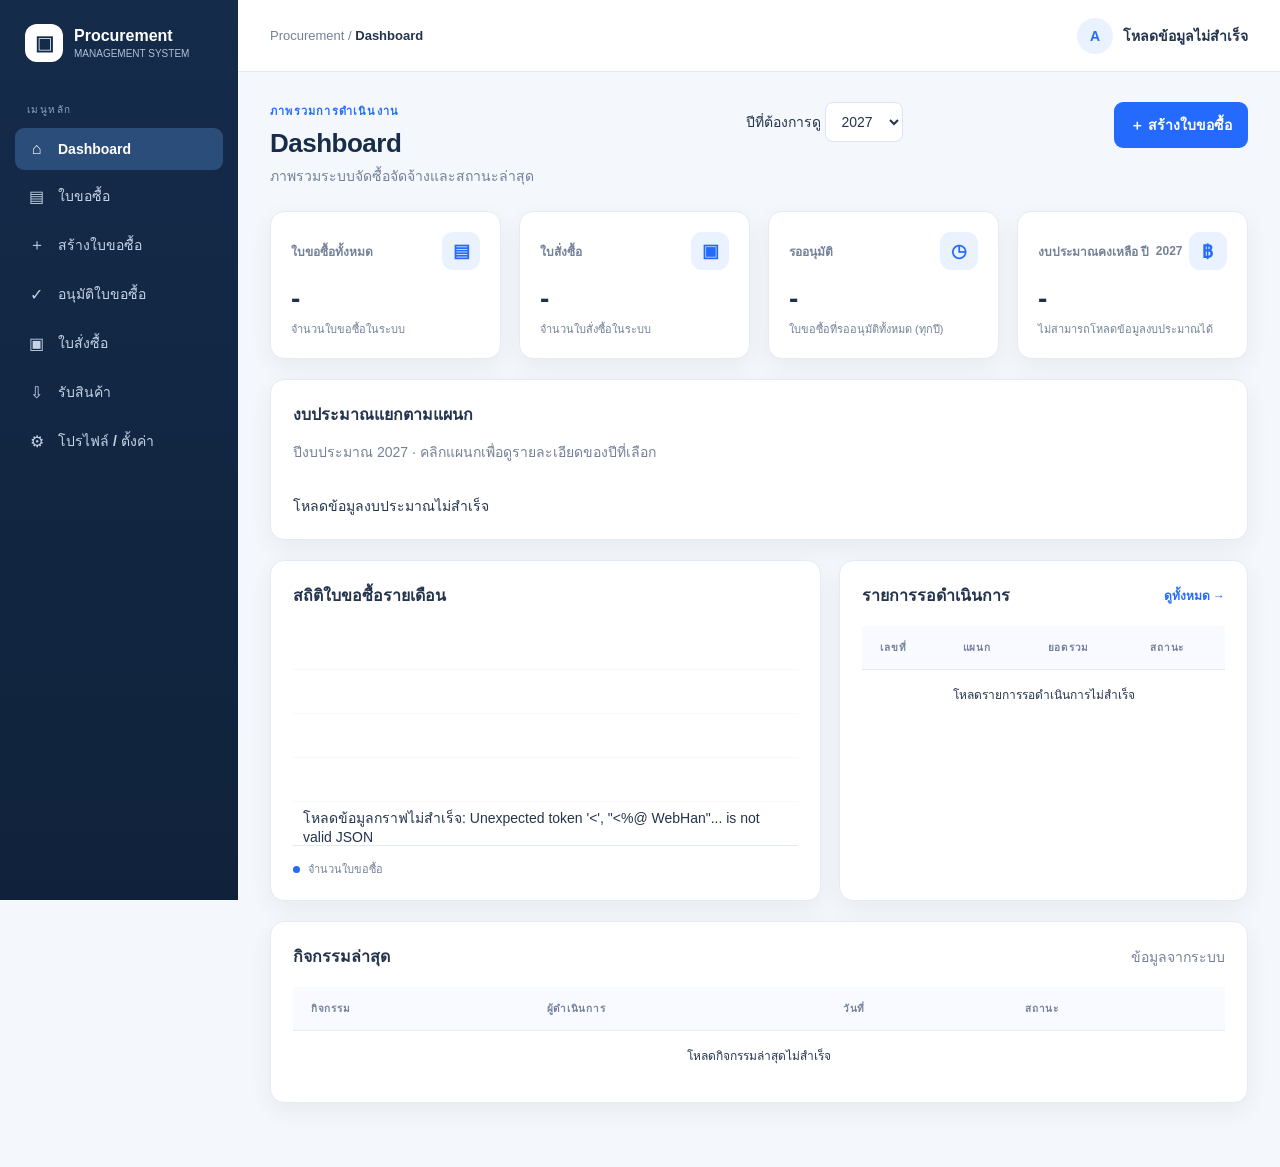
<file: Final_project/dashboard.html>
<!doctype html>
<html lang="th">
<head>
    <meta charset="utf-8">
    <meta name="viewport" content="width=device-width, initial-scale=1">
    <title>Dashboard | Procurement System</title>
    <link rel="stylesheet" href="styles.css">
</head>

<body data-api-url="Api.ashx">
    <div class="app">
        <!-- Sidebar Navigation -->
        <aside class="sidebar">
            <a class="brand" href="dashboard.html">
                <span class="brand-mark">▣</span>
                <span>
                    Procurement
                    <small>MANAGEMENT SYSTEM</small>
                </span>
            </a>

            <div class="nav-label">เมนูหลัก</div>

            <nav class="nav">
                <a class="active" href="dashboard.html">
                    <span class="nav-icon">⌂</span>Dashboard
                </a>
                <a href="requisitions.html">
                    <span class="nav-icon">▤</span>ใบขอซื้อ
                </a>
                <a href="requisition-create.html">
                    <span class="nav-icon">＋</span>สร้างใบขอซื้อ
                </a>
                <a href="approvals.html">
                    <span class="nav-icon">✓</span>อนุมัติใบขอซื้อ
                </a>
                <a href="purchase-orders.html">
                    <span class="nav-icon">▣</span>ใบสั่งซื้อ
                </a>
                <a href="goods-receipts.html">
                    <span class="nav-icon">⇩</span>รับสินค้า
                </a>
                <a href="profile.html">
                    <span class="nav-icon">⚙</span>โปรไฟล์ / ตั้งค่า
                </a>
            </nav>
        </aside>

        <!-- Main Content -->
        <main class="main">
            <header class="topbar">
                <div class="crumb">
                    Procurement / <strong>Dashboard</strong>
                </div>

                <div class="top-user">
                    <span class="avatar" id="currentUserAvatar">A</span>

                    <div class="user-info">
                        <span class="user-name" id="currentUserName">
                            กำลังโหลด...
                        </span>
                        <small id="currentUserRole"></small>
                    </div>
                </div>
            </header>

            <section class="content">
                <!-- Page Header -->
                <div class="page-head">
                    <div>
                        <div class="eyebrow">ภาพรวมการดำเนินงาน</div>
                        <h1>Dashboard</h1>
                        <p>ภาพรวมระบบจัดซื้อจัดจ้างและสถานะล่าสุด</p>
                    </div>


                    <div class="dashboard-year-filter">
                        <label for="dashboard-year">ปีที่ต้องการดู</label>
                        <select id="dashboard-year" class="filter">
                            <option value="2027">2027</option>
                            <option value="2026">2026</option>
                            <option value="2025">2025</option>
                            <option value="2024">2024</option>
                        </select>
                    </div>

                    <a class="btn" href="requisition-create.html">
                        ＋ สร้างใบขอซื้อ
                    </a>
                </div>

                <!-- Key Metrics -->
                <div class="grid stats">
                    <article class="card stat">
                        <div class="stat-top">
                            ใบขอซื้อทั้งหมด
                            <span class="stat-icon">▤</span>
                        </div>
                        <div class="stat-value" id="requisitions-count">
                            กำลังโหลด...
                        </div>
                        <div class="stat-note">จำนวนใบขอซื้อในระบบ</div>
                    </article>

                    <article class="card stat">
                        <div class="stat-top">
                            ใบสั่งซื้อ
                            <span class="stat-icon">▣</span>
                        </div>
                        <div class="stat-value" id="purchase-orders-count">
                            กำลังโหลด...
                        </div>
                        <div class="stat-note">จำนวนใบสั่งซื้อในระบบ</div>
                    </article>

                    <article class="card stat">
                        <div class="stat-top">
                            รออนุมัติ
                            <span class="stat-icon">◷</span>
                        </div>
                        <div class="stat-value" id="pending-count">
                            กำลังโหลด...
                        </div>
                        <div class="stat-note">ใบขอซื้อที่รออนุมัติทั้งหมด (ทุกปี)</div>
                    </article>

                    <article class="card stat">
                        <div class="stat-top">
                            งบประมาณคงเหลือ ปี <span id="budget-year-label">2027</span>
                            <span class="stat-icon">฿</span>
                        </div>
                        <div class="stat-value" id="budget-remaining">
                            กำลังโหลด...
                        </div>
                        <div class="stat-note" id="budget-detail">
                            กำลังโหลดข้อมูลงบประมาณ...
                        </div>
                    </article>
                </div>

                <!-- Department Budget Overview -->
                <section class="card section">
                    <div class="section-head">
                        <div>
                            <h2>งบประมาณแยกตามแผนก</h2>
                            <p class="muted">
                                ปีงบประมาณ <span id="department-budget-year-label">2027</span> · คลิกแผนกเพื่อดูรายละเอียดของปีที่เลือก
                            </p>
                        </div>
                    </div>

                    <div id="department-budget-list"
                         class="department-budget-list">
                        <p>กำลังโหลดข้อมูลงบประมาณ...</p>
                    </div>
                </section>

                <!-- Department Budget Detail Modal -->
                <div id="budget-detail-modal"
                     class="gr-modal"
                     hidden>
                    <div class="gr-modal-backdrop"
                         data-close-budget-modal></div>

                    <section class="gr-modal-panel"
                             role="dialog"
                             aria-modal="true"
                             aria-labelledby="budget-detail-title">
                        <div class="gr-modal-header">
                            <div>
                                <h2 id="budget-detail-title">
                                    รายละเอียดงบประมาณ
                                </h2>
                                <p id="budget-detail-department"></p>
                            </div>

                            <button type="button"
                                    class="btn secondary"
                                    data-close-budget-modal>
                                ปิด
                            </button>
                        </div>

                        <!-- Fiscal Year Selector -->
                        <div class="budget-detail-toolbar">
                            <label for="budget-detail-year">
                                ปีงบประมาณ
                            </label>

                            <select id="budget-detail-year"
                                    class="filter">
                                <option value="2027">2027</option>
                                <option value="2026">2026</option>
                                <option value="2025">2025</option>
                                <option value="2024">2024</option>
                            </select>
                        </div>

                        <!-- Budget Summary -->
                        <div id="budget-detail-summary">
                            <p class="muted">
                                กำลังโหลดข้อมูลงบประมาณ...
                            </p>
                        </div>

                        <!-- Historical Documents -->
                        <div class="table-wrap">
                            <table>
                                <thead>
                                    <tr>
                                        <th>วันที่</th>
                                        <th>เลขที่เอกสาร</th>
                                        <th>รายการ</th>
                                        <th>ยอดเงิน</th>
                                        <th>สถานะ</th>
                                    </tr>
                                </thead>

                                <tbody id="budget-detail-list">
                                    <tr>
                                        <td colspan="5" style="text-align:center">
                                            เลือกแผนกเพื่อโหลดข้อมูล
                                        </td>
                                    </tr>
                                </tbody>
                            </table>
                        </div>
                    </section>
                </div>

                <!-- Charts and Pending Items -->
                <div class="grid two-col">
                    <!-- Monthly Requisitions Chart -->
                    <section class="card section">
                        <div class="section-head">
                            <h2>สถิติใบขอซื้อรายเดือน</h2>
                        </div>

                        <div class="chart-placeholder"
                             id="monthly-chart">
                            <p>กำลังโหลดข้อมูล...</p>
                        </div>

                        <div class="legend">
                            <span>
                                <i class="dot"></i>
                                จำนวนใบขอซื้อ
                            </span>
                        </div>
                    </section>

                    <!-- Pending Requests -->
                    <section class="card section">
                        <div class="section-head">
                            <h2>รายการรอดำเนินการ</h2>
                            <a href="approvals.html">ดูทั้งหมด →</a>
                        </div>

                        <div class="table-wrap">
                            <table>
                                <thead>
                                    <tr>
                                        <th>เลขที่</th>
                                        <th>แผนก</th>
                                        <th>ยอดรวม</th>
                                        <th>สถานะ</th>
                                    </tr>
                                </thead>

                                <tbody id="pending-list">
                                    <tr>
                                        <td colspan="4" style="text-align:center">
                                            กำลังโหลดข้อมูล...
                                        </td>
                                    </tr>
                                </tbody>
                            </table>
                        </div>
                    </section>
                </div>

                <!-- Recent Activities -->
                <section class="card section">
                    <div class="section-head">
                        <h2>กิจกรรมล่าสุด</h2>
                        <span class="muted">ข้อมูลจากระบบ</span>
                    </div>

                    <div class="table-wrap">
                        <table>
                            <thead>
                                <tr>
                                    <th>กิจกรรม</th>
                                    <th>ผู้ดำเนินการ</th>
                                    <th>วันที่</th>
                                    <th>สถานะ</th>
                                </tr>
                            </thead>

                            <tbody id="activity-list">
                                <tr>
                                    <td colspan="4" style="text-align:center">
                                        กำลังโหลดข้อมูล...
                                    </td>
                                </tr>
                            </tbody>
                        </table>
                    </div>
                </section>
            </section>
        </main>
    </div>

    <script src="script.js"></script>
</body>
</html>
</file>
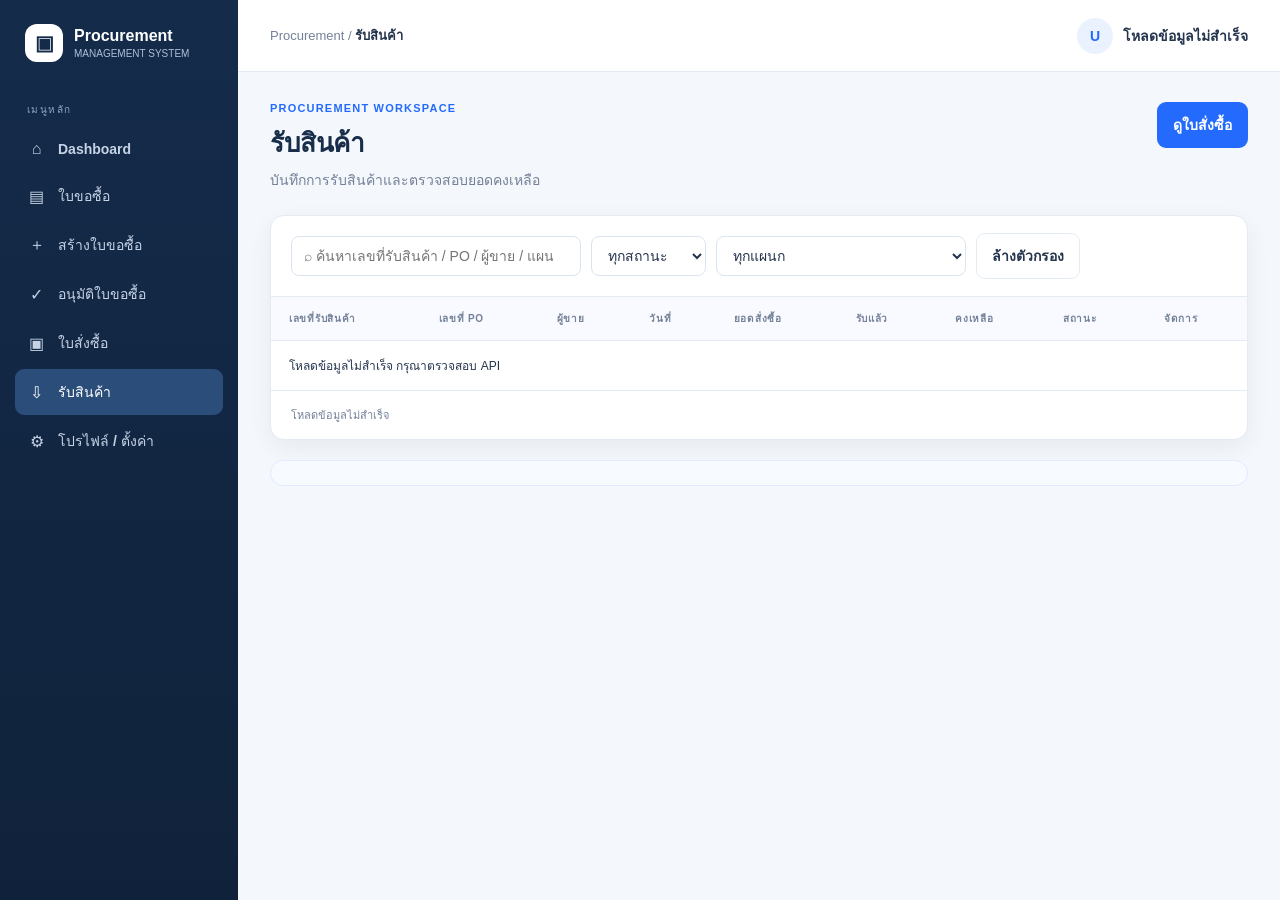
<file: Final_project/goods-receipts.html>
<!DOCTYPE html>
<html lang="th">
<head>
    <meta charset="utf-8">
    <meta name="viewport" content="width=device-width, initial-scale=1">
    <title>รับสินค้า | Procurement System</title>
    <link rel="stylesheet" href="styles.css?v=gr-modal-fix-20261029b">
    <!-- Critical modal styles are kept on this page so the receive dialog still works
         if an older cached styles.css is served by the development server. -->
    <style id="gr-modal-critical-styles">
        #gr-modal[hidden] { display: none !important; }
        #gr-modal.gr-modal:not([hidden]) {
            position: fixed !important; inset: 0 !important; z-index: 2147483000 !important;
            display: flex !important; align-items: center !important; justify-content: center !important;
            padding: 16px !important; box-sizing: border-box !important; margin: 0 !important;
            width: 100vw !important; height: 100dvh !important; max-width: none !important;
            background: transparent !important; font-family: inherit;
        }
        #gr-modal .gr-modal-backdrop {
            position: fixed !important; inset: 0 !important; z-index: 0 !important;
            display: block !important; background: rgba(15, 23, 42, .52) !important;
            -webkit-backdrop-filter: blur(1px); backdrop-filter: blur(1px);
        }
        #gr-modal .gr-modal-panel {
            position: relative !important; z-index: 1 !important; display: block !important;
            width: min(520px, 100%) !important; max-width: 520px !important;
            max-height: calc(100dvh - 32px) !important; overflow: auto !important;
            margin: auto !important; padding: 22px 16px 16px !important; box-sizing: border-box !important;
            background: #fff !important; color: #243247 !important; border: 0 !important;
            border-radius: 14px !important; box-shadow: 0 22px 60px rgba(15, 23, 42, .25) !important;
        }
        #gr-modal .gr-modal-header {
            display: flex !important; align-items: flex-start !important; justify-content: space-between !important;
            gap: 16px !important; margin: 0 0 16px !important;
        }
        #gr-modal .gr-modal-header h2 { margin: 0 0 4px !important; color: #1e293b !important; font-size: 20px !important; }
        #gr-modal .gr-modal-header p { margin: 0 !important; color: #718096 !important; font-size: 13px !important; }
        #gr-modal .gr-modal-info, #gr-modal .gr-line-info {
            padding: 12px !important; margin: 0 0 14px !important; border-radius: 9px !important;
            background: #f5f8fc !important; color: #334155 !important; font-size: 13px !important;
            line-height: 1.75 !important; overflow-wrap: anywhere;
        }
        #gr-modal .gr-form-group { display: flex !important; flex-direction: column !important; gap: 7px !important; margin: 0 0 14px !important; }
        #gr-modal .gr-form-group label { color: #334155 !important; font-size: 13px !important; font-weight: 600 !important; }
        #gr-modal .gr-form-group select, #gr-modal .gr-form-group input {
            display: block !important; width: 100% !important; min-width: 0 !important; min-height: 42px !important;
            padding: 10px 12px !important; box-sizing: border-box !important; border: 1px solid #d7e0ec !important;
            border-radius: 7px !important; background: #fff !important; color: #1f2937 !important;
            font: inherit !important; font-size: 13px !important;
        }
        #gr-modal #gr-qty-hint { color: #718096 !important; font-size: 11px !important; }
        #gr-modal #gr-modal-error { margin: 0 0 10px !important; color: #b91c1c !important; font-size: 12px !important; }
        #gr-modal .gr-modal-actions { display: flex !important; justify-content: flex-end !important; align-items: center !important; flex-wrap: wrap !important; gap: 8px !important; margin-top: 16px !important; }
        #gr-modal .gr-modal-actions .btn { min-height: 40px !important; padding: 9px 14px !important; border-radius: 7px !important; }
        @media (max-width: 520px) {
            #gr-modal.gr-modal:not([hidden]) { padding: 10px !important; }
            #gr-modal .gr-modal-panel { max-height: calc(100dvh - 20px) !important; padding: 18px 14px 14px !important; }
            #gr-modal .gr-modal-actions { display: grid !important; grid-template-columns: 1fr 1fr !important; }
        }
    </style>

</head>
<body>
    <div class="app">
        <aside class="sidebar">
            <a class="brand" href="dashboard.html">
                <span class="brand-mark">▣</span>
                <span>Procurement<small>MANAGEMENT SYSTEM</small></span>
            </a>

            <div class="nav-label">เมนูหลัก</div>
            <nav class="nav">
                <a href="dashboard.html"><span class="nav-icon">⌂</span>Dashboard</a>
                <a href="requisitions.html"><span class="nav-icon">▤</span>ใบขอซื้อ</a>
                <a href="requisition-create.html"><span class="nav-icon">＋</span>สร้างใบขอซื้อ</a>
                <a href="approvals.html"><span class="nav-icon">✓</span>อนุมัติใบขอซื้อ</a>
                <a href="purchase-orders.html"><span class="nav-icon">▣</span>ใบสั่งซื้อ</a>
                <a class="active" href="goods-receipts.html"><span class="nav-icon">⇩</span>รับสินค้า</a>
                <a href="profile.html"><span class="nav-icon">⚙</span>โปรไฟล์ / ตั้งค่า</a>
            </nav>
        </aside>

        <main class="main">
            <header class="topbar">
                <div class="crumb">Procurement / <strong>รับสินค้า</strong></div>
                <div class="top-user">
                    <span class="avatar" id="currentUserAvatar">U</span>
                    <div class="user-info">
                        <span class="user-name" id="currentUserName">กำลังโหลด...</span>
                        <small id="currentUserRole"></small>
                    </div>
                </div>
            </header>

            <section class="content">
                <div class="page-head">
                    <div>
                        <div class="eyebrow">Procurement workspace</div>
                        <h1>รับสินค้า</h1>
                        <p>บันทึกการรับสินค้าและตรวจสอบยอดคงเหลือ</p>
                    </div>
                    <a class="btn" href="purchase-orders.html">ดูใบสั่งซื้อ</a>
                </div>

                <section class="card table-card">
                    <div class="table-tools">
                        <input id="gr-search"
                               class="search"
                               type="search"
                               placeholder="⌕ ค้นหาเลขที่รับสินค้า / PO / ผู้ขาย / แผนก">

                        <select id="gr-status-filter" class="filter">
                            <option value="">ทุกสถานะ</option>
                            <option value="pending">รอรับสินค้า</option>
                            <option value="processing">รับบางส่วน</option>
                            <option value="received">รับครบแล้ว</option>
                        </select>

                        <select id="gr-department-filter" class="filter">
                            <option value="">ทุกแผนก</option>
                            <option value="EXEC">สำนักกรรมการผู้จัดการ</option>
                            <option value="FIN">ฝ่ายการเงิน</option>
                            <option value="ACC">ฝ่ายบัญชี</option>
                            <option value="PROC">ฝ่ายจัดซื้อ</option>
                            <option value="HR">ฝ่ายทรัพยากรบุคคล</option>
                            <option value="IT">ฝ่ายเทคโนโลยีสารสนเทศ</option>
                            <option value="MKT">ฝ่ายการตลาด</option>
                            <option value="SALES">ฝ่ายขาย</option>
                            <option value="CS">ฝ่ายบริการลูกค้า</option>
                            <option value="LEGAL">ฝ่ายกฎหมาย</option>
                            <option value="ADMIN">ฝ่ายธุรการ</option>
                            <option value="WH">ฝ่ายคลังสินค้า</option>
                            <option value="LOG">ฝ่ายโลจิสติกส์</option>
                            <option value="PROD">ฝ่ายผลิต</option>
                            <option value="QA">ฝ่ายประกันคุณภาพ</option>
                            <option value="RND">ฝ่ายวิจัยและพัฒนา</option>
                            <option value="ENG">ฝ่ายวิศวกรรม</option>
                            <option value="FAC">ฝ่ายอาคารสถานที่</option>
                            <option value="SHE">ฝ่ายความปลอดภัยและสิ่งแวดล้อม</option>
                            <option value="COM">ฝ่ายสื่อสารองค์กร</option>
                        </select>

                        <button id="gr-reset" class="btn secondary" type="button">
                            ล้างตัวกรอง
                        </button>
                    </div>

                    <div class="table-wrap">
                        <table>
                            <thead>
                                <tr>
                                    <th>เลขที่รับสินค้า</th>
                                    <th>เลขที่ PO</th>
                                    <th>ผู้ขาย</th>
                                    <th>วันที่</th>
                                    <th>ยอดสั่งซื้อ</th>
                                    <th>รับแล้ว</th>
                                    <th>คงเหลือ</th>
                                    <th>สถานะ</th>
                                    <th>จัดการ</th>
                                </tr>
                            </thead>
                            <tbody id="gr-list">
                                <tr>
                                    <td colspan="9">กำลังโหลดข้อมูล...</td>
                                </tr>
                            </tbody>
                        </table>
                    </div>

                    <div class="table-foot">
                        <span id="gr-count">กำลังโหลดข้อมูล...</span>
                        <div id="gr-pagination" class="pagination"></div>
                    </div>



                </section>
                <!-- Modal: บันทึกรับสินค้า -->
                <div id="gr-modal" class="gr-modal" hidden>
                    <div class="gr-modal-backdrop" data-close-modal></div>

                    <section class="gr-modal-panel"
                             role="dialog"
                             aria-modal="true"
                             aria-labelledby="gr-modal-title"
                             aria-describedby="gr-modal-info">

                        <div class="gr-modal-header">
                            <div>
                                <h2 id="gr-modal-title">บันทึกรับสินค้า</h2>
                                <p id="gr-modal-po">PO-000000</p>
                            </div>
                            <button type="button"
                                    class="btn secondary"
                                    data-close-modal
                                    aria-label="ปิดหน้าต่าง">
                                ✕
                            </button>
                        </div>

                        <div id="gr-modal-info" class="gr-modal-info"></div>

                        <form id="gr-receive-form">
                            <div class="gr-form-group">
                                <label for="gr-line-select">รายการสินค้า</label>
                                <select id="gr-line-select" required>
                                    <option value="">เลือกรายการสินค้า</option>
                                </select>
                            </div>

                            <div id="gr-line-info" class="gr-line-info">
                                กรุณาเลือกรายการสินค้า
                            </div>

                            <div class="gr-form-group">
                                <label for="gr-receive-qty">จำนวนที่รับครั้งนี้</label>
                                <input id="gr-receive-qty"
                                       type="number"
                                       min="1"
                                       step="1"
                                       required
                                       inputmode="numeric"
                                       autocomplete="off"
                                       placeholder="กรอกจำนวนสินค้า">
                                <small id="gr-qty-hint"></small>
                            </div>

                            <div id="gr-modal-error" role="alert"></div>

                            <div class="gr-modal-actions">
                                <button type="button"
                                        class="btn secondary"
                                        data-close-modal>
                                    ยกเลิก
                                </button>
                                <button id="gr-save-btn" class="btn" type="submit">
                                    บันทึกการรับสินค้า
                                </button>
                            </div>
                        </form>
                    </section>
                </div>

                <div id="gr-notice" class="notice"></div>

            </section>
        </main>
    </div>

    <script src="script.js?v=gr-modal-fix-20261029b"></script>
</body>
</html>
</file>
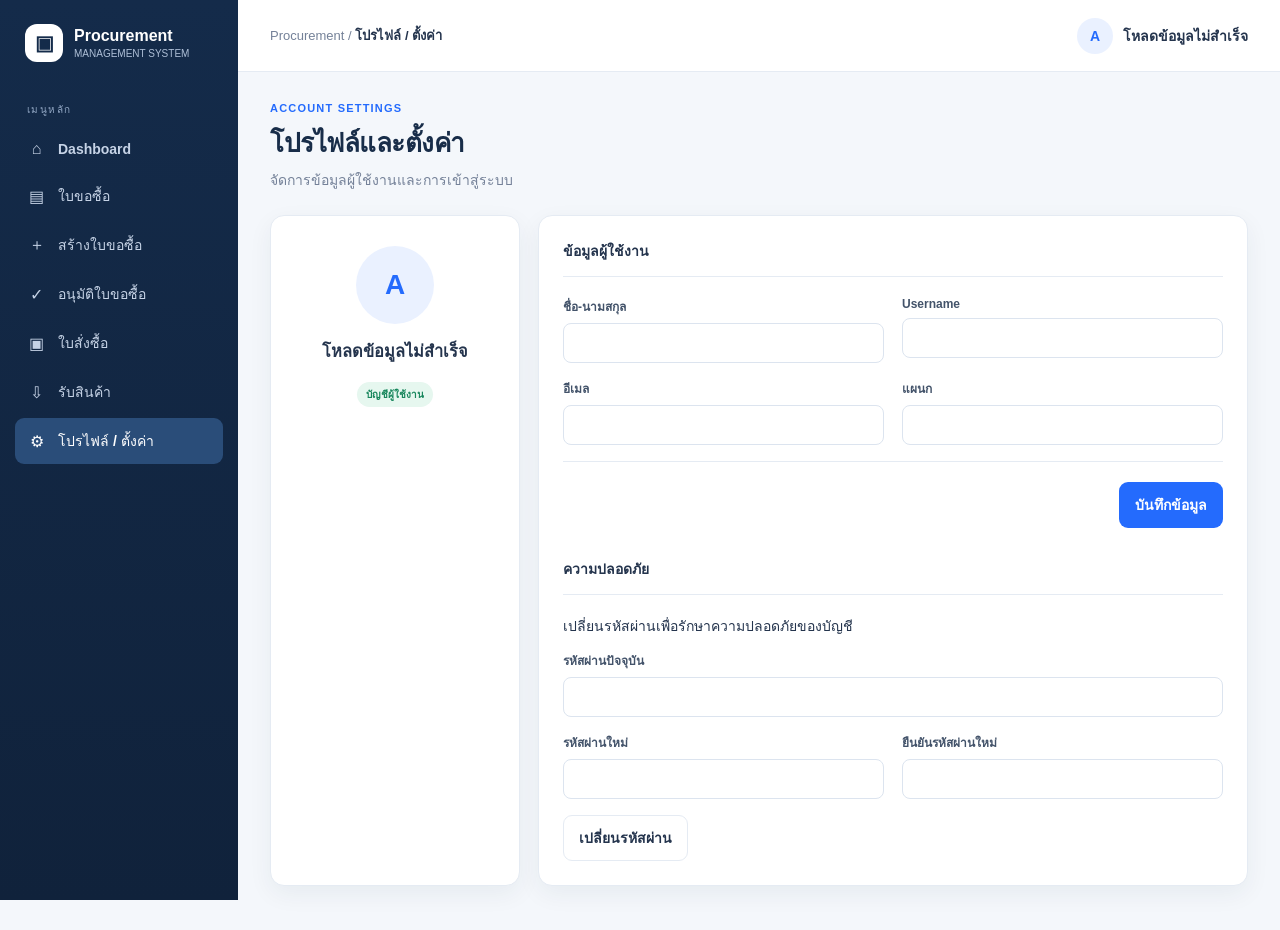
<file: Final_project/profile.html>
<!DOCTYPE html>
<html lang="th">
<head>
    <meta charset="utf-8">
    <meta name="viewport" content="width=device-width, initial-scale=1">
    <title>โปรไฟล์ / ตั้งค่า | Procurement System</title>
    <link rel="stylesheet" href="styles.css">
</head>

<body>
    <div class="app">

        <!-- Sidebar -->
        <aside class="sidebar">
            <a class="brand" href="dashboard.html">
                <span class="brand-mark">▣</span>
                <span>
                    Procurement
                    <small>MANAGEMENT SYSTEM</small>
                </span>
            </a>

            <div class="nav-label">เมนูหลัก</div>

            <nav class="nav">
                <a href="dashboard.html">
                    <span class="nav-icon">⌂</span>
                    Dashboard
                </a>

                <a href="requisitions.html">
                    <span class="nav-icon">▤</span>
                    ใบขอซื้อ
                </a>

                <a href="requisition-create.html">
                    <span class="nav-icon">＋</span>
                    สร้างใบขอซื้อ
                </a>

                <a href="approvals.html">
                    <span class="nav-icon">✓</span>
                    อนุมัติใบขอซื้อ
                </a>

                <a href="purchase-orders.html">
                    <span class="nav-icon">▣</span>
                    ใบสั่งซื้อ
                </a>

                <a href="goods-receipts.html">
                    <span class="nav-icon">⇩</span>
                    รับสินค้า
                </a>



                <a class="active" href="profile.html">
                    <span class="nav-icon">⚙</span>
                    โปรไฟล์ / ตั้งค่า
                </a>
            </nav>
        </aside>

        <!-- Main content -->
        <main class="main">

            <!-- Header -->
            <header class="topbar">
                <div class="crumb">
                    Procurement / <strong>โปรไฟล์ / ตั้งค่า</strong>
                </div>

                <div class="top-user">
                    <span class="avatar" id="currentUserAvatar">A</span>

                    <div class="user-info">
                        <span class="user-name" id="currentUserName">
                            กำลังโหลด...
                        </span>
                        <small id="currentUserRole"></small>
                    </div>
                </div>
            </header>

            <!-- Page content -->
            <section class="content">

                <div class="page-head">
                    <div>
                        <div class="eyebrow">Account settings</div>
                        <h1>โปรไฟล์และตั้งค่า</h1>
                        <p>จัดการข้อมูลผู้ใช้งานและการเข้าสู่ระบบ</p>
                    </div>
                </div>

                <div class="grid profile-layout">

                    <!-- Profile summary -->
                    <aside class="card profile-side">
                        <div class="profile-big" id="profileAvatar">A</div>

                        <h3 id="profileName">กำลังโหลด...</h3>

                        <p id="profileRole"></p>

                        <span class="status approved">
                            บัญชีผู้ใช้งาน
                        </span>
                    </aside>

                    <!-- Profile forms -->
                    <section class="card form-card">

                        <!-- Personal information -->
                        <h2 class="form-section-title">
                            ข้อมูลผู้ใช้งาน
                        </h2>

                        <form id="profileForm">
                            <div class="form-grid">

                                <div class="field">
                                    <label for="profileFullName">
                                        ชื่อ-นามสกุล
                                    </label>

                                    <input id="profileFullName"
                                           name="full_name"
                                           type="text"
                                           autocomplete="name"
                                           maxlength="200"
                                           required>
                                </div>

                                <div class="field">
                                    <label for="profileUsername">
                                        Username
                                    </label>

                                    <input id="profileUsername"
                                           name="username"
                                           type="text"
                                           readonly>
                                </div>

                                <div class="field">
                                    <label for="profileEmail">
                                        อีเมล
                                    </label>

                                    <input id="profileEmail"
                                           name="email"
                                           type="email"
                                           autocomplete="email"
                                           maxlength="50">
                                </div>

                                <div class="field">
                                    <label for="profileDepartment">
                                        แผนก
                                    </label>

                                    <input id="profileDepartment"
                                           name="department"
                                           type="text"
                                           readonly>
                                </div>

                            </div>

                            <div id="profileNotice"
                                 role="status"
                                 aria-live="polite"></div>

                            <div class="form-actions">
                                <button class="btn"
                                        id="saveProfileButton"
                                        type="submit">
                                    บันทึกข้อมูล
                                </button>
                            </div>
                        </form>

                        <!-- Password settings -->
                        <h2 class="form-section-title"
                            style="margin-top: 30px">
                            ความปลอดภัย
                        </h2>

                        <p>
                            เปลี่ยนรหัสผ่านเพื่อรักษาความปลอดภัยของบัญชี
                        </p>

                        <form id="passwordForm">

                            <div class="field">
                                <label for="currentPassword">
                                    รหัสผ่านปัจจุบัน
                                </label>

                                <input id="currentPassword"
                                       name="current_password"
                                       type="password"
                                       autocomplete="current-password"
                                       required>
                            </div>

                            <div class="form-grid">

                                <div class="field">
                                    <label for="newPassword">
                                        รหัสผ่านใหม่
                                    </label>

                                    <input id="newPassword"
                                           name="new_password"
                                           type="password"
                                           autocomplete="new-password"
                                           minlength="8"
                                           required>
                                </div>

                                <div class="field">
                                    <label for="confirmPassword">
                                        ยืนยันรหัสผ่านใหม่
                                    </label>

                                    <input id="confirmPassword"
                                           name="confirm_password"
                                           type="password"
                                           autocomplete="new-password"
                                           minlength="8"
                                           required>
                                </div>

                            </div>

                            <div id="passwordNotice"
                                 role="status"
                                 aria-live="polite"></div>

                            <button class="btn secondary"
                                    id="changePasswordButton"
                                    type="submit">
                                เปลี่ยนรหัสผ่าน
                            </button>

                        </form>

                    </section>
                </div>
            </section>
        </main>
    </div>

    <!-- Shared JavaScript -->
    <script src="script.js"></script>
</body>
</html>
</file>
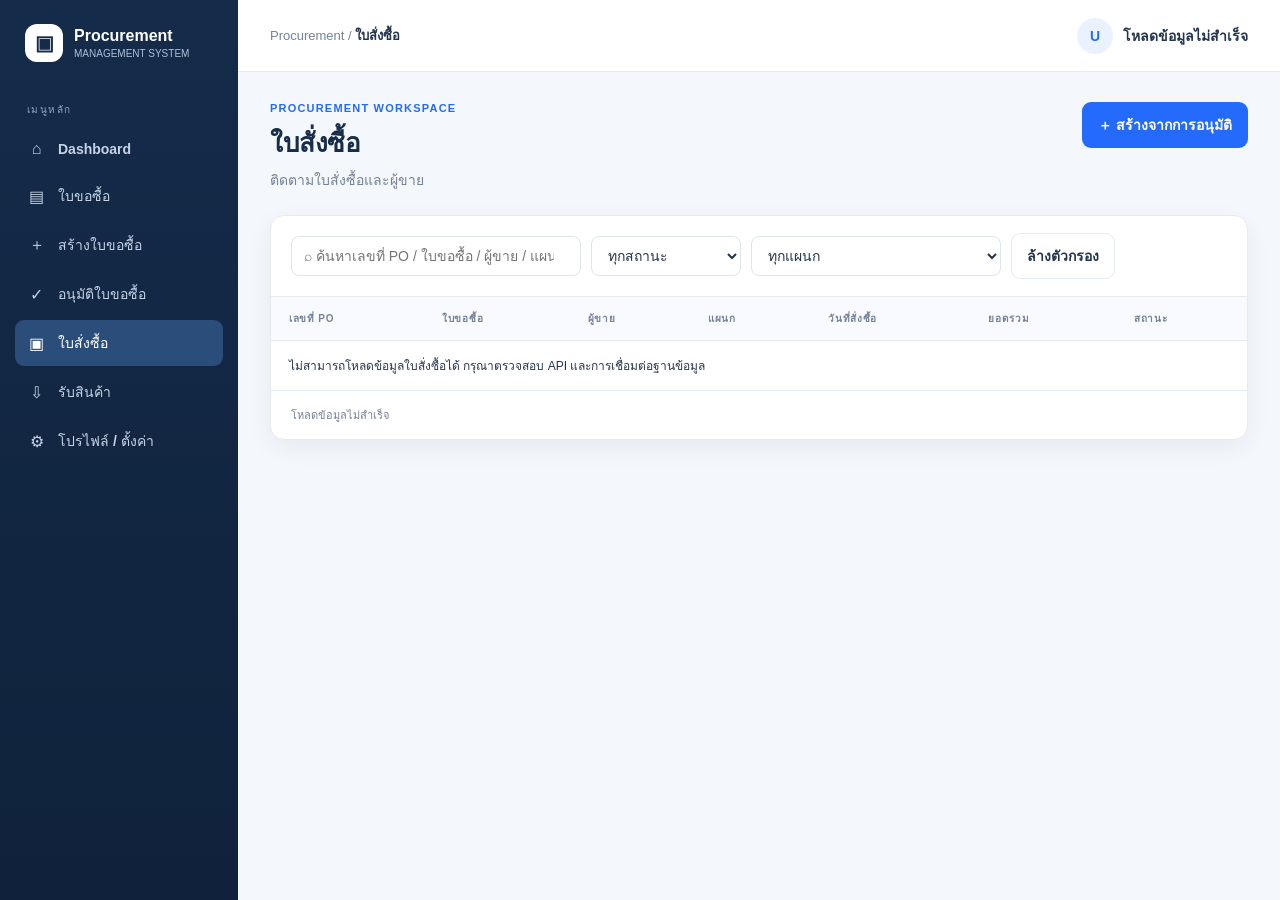
<file: Final_project/purchase-orders.html>
<!DOCTYPE html>
<html lang="th">
<head>
    <meta charset="utf-8">
    <meta name="viewport" content="width=device-width,initial-scale=1">
    <title>ใบสั่งซื้อ | Procurement System</title>
    <link rel="stylesheet" href="styles.css">
</head>
<body>
    <div class="app">
        <aside class="sidebar">
            <a class="brand" href="dashboard.html">
                <span class="brand-mark">▣</span>
                <span>Procurement<small>MANAGEMENT SYSTEM</small></span>
            </a>

            <div class="nav-label">เมนูหลัก</div>
            <nav class="nav">
                <a href="dashboard.html"><span class="nav-icon">⌂</span>Dashboard</a>
                <a href="requisitions.html"><span class="nav-icon">▤</span>ใบขอซื้อ</a>
                <a href="requisition-create.html"><span class="nav-icon">＋</span>สร้างใบขอซื้อ</a>
                <a href="approvals.html"><span class="nav-icon">✓</span>อนุมัติใบขอซื้อ</a>
                <a class="active" href="purchase-orders.html"><span class="nav-icon">▣</span>ใบสั่งซื้อ</a>
                <a href="goods-receipts.html"><span class="nav-icon">⇩</span>รับสินค้า</a>
                
                <a href="profile.html"><span class="nav-icon">⚙</span>โปรไฟล์ / ตั้งค่า</a>
            </nav>
        </aside>

        <main class="main">
            <header class="topbar">
                <div class="crumb">Procurement / <strong>ใบสั่งซื้อ</strong></div>
                <div class="top-user">
                    <span class="avatar" id="currentUserAvatar">U</span>
                    <div class="user-info">
                        <span class="user-name" id="currentUserName">กำลังโหลด...</span>
                        <small id="currentUserRole"></small>
                    </div>
                </div>
            </header>

            <section class="content">
                <div class="page-head">
                    <div>
                        <div class="eyebrow">Procurement workspace</div>
                        <h1>ใบสั่งซื้อ</h1>
                        <p>ติดตามใบสั่งซื้อและผู้ขาย</p>
                    </div>
                    <a class="btn"
                       id="po-create-from-approval"
                       href="approvals.html">
                        ＋ สร้างจากการอนุมัติ
                    </a>
                </div>

                <section class="card table-card">
                    <div class="table-tools">
                        <input id="po-search"
                               class="search"
                               type="search"
                               placeholder="⌕ ค้นหาเลขที่ PO / ใบขอซื้อ / ผู้ขาย / แผนก">

                        <select id="po-status-filter" class="filter">
                            <option value="">ทุกสถานะ</option>
                            <option value="Issued">Issued</option>
                            <option value="Partially Received">รับสินค้าบางส่วน</option>
                            <option value="Received">รับครบแล้ว</option>
                            <option value="Cancelled">ยกเลิก</option>
                        </select>

                        <select id="po-department-filter" class="filter">
                            <option value="">ทุกแผนก</option>
                            <option value="EXEC">สำนักกรรมการผู้จัดการ</option>
                            <option value="FIN">ฝ่ายการเงิน</option>
                            <option value="ACC">ฝ่ายบัญชี</option>
                            <option value="PROC">ฝ่ายจัดซื้อ</option>
                            <option value="HR">ฝ่ายทรัพยากรบุคคล</option>
                            <option value="IT">ฝ่ายเทคโนโลยีสารสนเทศ</option>
                            <option value="MKT">ฝ่ายการตลาด</option>
                            <option value="SALES">ฝ่ายขาย</option>
                            <option value="CS">ฝ่ายบริการลูกค้า</option>
                            <option value="LEGAL">ฝ่ายกฎหมาย</option>
                            <option value="ADMIN">ฝ่ายธุรการ</option>
                            <option value="WH">ฝ่ายคลังสินค้า</option>
                            <option value="LOG">ฝ่ายโลจิสติกส์</option>
                            <option value="PROD">ฝ่ายผลิต</option>
                            <option value="QA">ฝ่ายประกันคุณภาพ</option>
                            <option value="RND">ฝ่ายวิจัยและพัฒนา</option>
                            <option value="ENG">ฝ่ายวิศวกรรม</option>
                            <option value="FAC">ฝ่ายอาคารสถานที่</option>
                            <option value="SHE">ฝ่ายความปลอดภัยและสิ่งแวดล้อม</option>
                            <option value="COM">ฝ่ายสื่อสารองค์กร</option>
                        </select>

                        <button id="po-reset" class="btn secondary" type="button">
                            ล้างตัวกรอง
                        </button>
                    </div>

                    <div class="table-wrap">
                        <table>
                            <thead>
                                <tr>
                                    <th>เลขที่ PO</th>
                                    <th>ใบขอซื้อ</th>
                                    <th>ผู้ขาย</th>
                                    <th>แผนก</th>
                                    <th>วันที่สั่งซื้อ</th>
                                    <th>ยอดรวม</th>
                                    <th>สถานะ</th>
                                    
                                </tr>
                            </thead>
                            <tbody id="po-list">
                                <tr>
                                    <td colspan="8">กำลังโหลดข้อมูล...</td>
                                </tr>
                            </tbody>
                        </table>
                    </div>

                    <div class="table-foot">
                        <span id="po-count">กำลังโหลดข้อมูล...</span>
                        <div id="po-pagination" class="pagination"></div>
                    </div>
                </section>
            </section>
        </main>
    </div>

    <script src="script.js"></script>
</body>
</html>
</file>
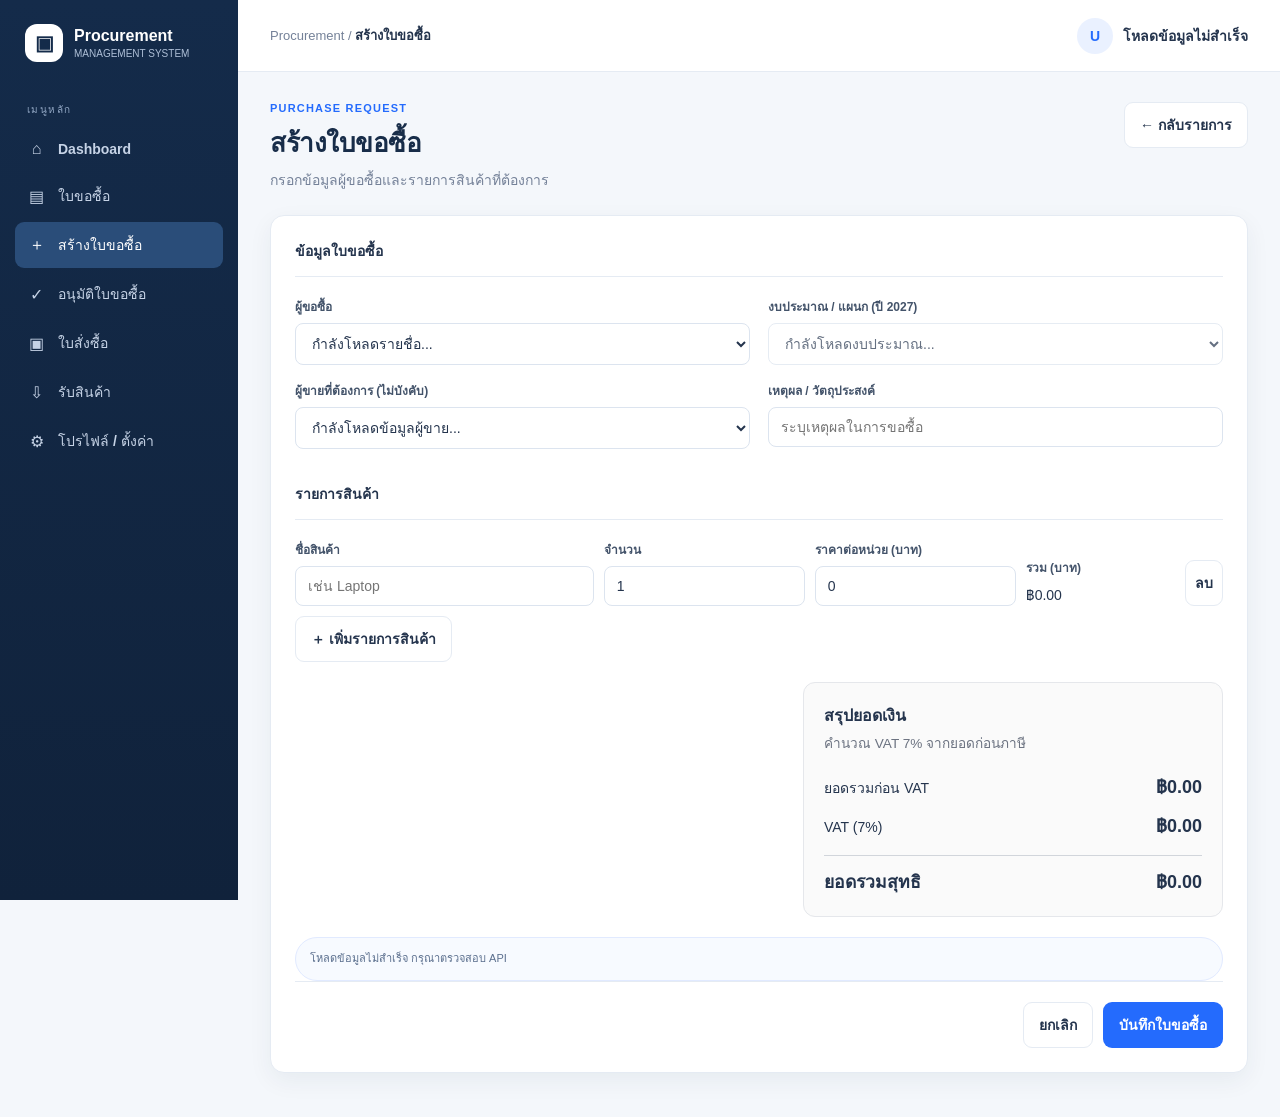
<file: Final_project/requisition-create.html>
<!DOCTYPE html>
<html lang="th">
<head>
    <meta charset="utf-8">
    <meta name="viewport" content="width=device-width,initial-scale=1">
    <title>สร้างใบขอซื้อ | Procurement System</title>
    <link rel="stylesheet" href="styles.css">
</head>
<body>
    <div class="app">
        <aside class="sidebar">
            <a class="brand" href="dashboard.html">
                <span class="brand-mark">▣</span>
                <span>Procurement<small>MANAGEMENT SYSTEM</small></span>
            </a>
            <div class="nav-label">เมนูหลัก</div>
            <nav class="nav">
                <a class="" href="dashboard.html">
                    <span class="nav-icon">⌂</span>Dashboard
                </a>
                <a class="" href="requisitions.html">
                    <span class="nav-icon">▤</span>ใบขอซื้อ
                </a>
                <a class="active" href="requisition-create.html">
                    <span class="nav-icon">＋</span>สร้างใบขอซื้อ
                </a>
                <a class="" href="approvals.html">
                    <span class="nav-icon">✓</span>อนุมัติใบขอซื้อ
                </a>
                <a class="" href="purchase-orders.html">
                    <span class="nav-icon">▣</span>ใบสั่งซื้อ
                </a>
                <a class="" href="goods-receipts.html">
                    <span class="nav-icon">⇩</span>รับสินค้า
                </a>
                <a class="" href="profile.html">
                    <span class="nav-icon">⚙</span>โปรไฟล์ / ตั้งค่า
                </a>
            </nav>


        </aside>

        <main class="main">
            <header class="topbar">
                <div class="crumb">
                    Procurement / <strong>สร้างใบขอซื้อ</strong>
                </div>
                <div class="top-user">
                    <span class="avatar" id="currentUserAvatar">U</span>
                    <div class="user-info">
                        <span class="user-name" id="currentUserName">กำลังโหลด...</span>
                        <small id="currentUserRole"></small>
                    </div>
                </div>
            </header>

            <section class="content">
                <div class="page-head">
                    <div>
                        <div class="eyebrow">Purchase request</div>
                        <h1>สร้างใบขอซื้อ</h1>
                        <p>กรอกข้อมูลผู้ขอซื้อและรายการสินค้าที่ต้องการ</p>
                    </div>
                    <a class="btn secondary" href="requisitions.html">← กลับรายการ</a>
                </div>


                <form id="requisition-form" class="card form-card">
                    <h2 class="form-section-title">ข้อมูลใบขอซื้อ</h2>

                    <div class="form-grid">
                        <div class="field">
                            <label for="requester_staff_id">ผู้ขอซื้อ</label>
                            <select id="requester_staff_id" required>
                                <option value="">กำลังโหลดรายชื่อ...</option>
                            </select>
                        </div>


                        <div class="field">
                            <label for="budget_id">งบประมาณ / แผนก (ปี 2027)</label>
                            <select id="budget_id" required disabled>
                                <option value="">กำลังโหลดงบประมาณ...</option>
                            </select>
                            
                        </div>



                        <div class="field">
                            <label for="preferred_vendor_id">ผู้ขายที่ต้องการ (ไม่บังคับ)</label>
                            <select id="preferred_vendor_id">
                                <option value="">กำลังโหลดข้อมูลผู้ขาย...</option>
                            </select>
                        </div>


                        <div id="selected-vendor-details" class="vendor-details" hidden>
                            <h3>ข้อมูลผู้ขาย</h3>

                            <div class="vendor-details-grid">
                                <div class="vendor-info-item">
                                    <small>ชื่อผู้ขาย</small>
                                    <strong id="selected-vendor-name">-</strong>
                                </div>

                                <div class="vendor-info-item">
                                    <small>เลขประจำตัวผู้เสียภาษี</small>
                                    <strong id="selected-vendor-tax-id">-</strong>
                                </div>

                                <div class="vendor-info-item">
                                    <small>เบอร์โทรศัพท์</small>
                                    <strong id="selected-vendor-phone">-</strong>
                                </div>

                                <div class="vendor-info-item">
                                    <small>อีเมล</small>
                                    <strong id="selected-vendor-email">-</strong>
                                </div>

                                <div class="vendor-info-item vendor-address">
                                    <small>ที่อยู่</small>
                                    <strong id="selected-vendor-address">-</strong>
                                </div>
                            </div>
                        </div>


                        <div class="field">
                            <label for="purpose">เหตุผล / วัตถุประสงค์</label>
                            <input id="purpose" maxlength="255"
                                   placeholder="ระบุเหตุผลในการขอซื้อ" required>
                        </div>
                    </div>

                    <h2 class="form-section-title" style="margin-top:18px">
                        รายการสินค้า
                    </h2>

                    <div id="request-items"></div>

                    <button id="add-request-item" class="btn secondary"
                            type="button">
                        ＋ เพิ่มรายการสินค้า
                    </button>


                    <div class="summary vat-summary">
                        <div class="vat-summary-heading">
                            <h3>สรุปยอดเงิน</h3>
                            <small>คำนวณ VAT 7% จากยอดก่อนภาษี</small>
                        </div>

                        <div class="vat-summary-row">
                            <span>ยอดรวมก่อน VAT</span>
                            <strong id="request-total">฿0.00</strong>
                        </div>

                        <div class="vat-summary-row">
                            <span>VAT (7%)</span>
                            <strong id="request-vat">฿0.00</strong>
                        </div>

                        <div class="vat-summary-row vat-grand-total">
                            <span>ยอดรวมสุทธิ</span>
                            <strong id="request-grand-total">฿0.00</strong>
                        </div>
                    </div>


                    <div id="request-message" class="notice"
                         role="status" aria-live="polite"></div>

                    <div class="form-actions">
                        <a class="btn secondary" href="requisitions.html">
                            ยกเลิก
                        </a>
                        <button id="submit-requisition" class="btn" type="submit">
                            บันทึกใบขอซื้อ
                        </button>
                    </div>
                </form>

            </section>
        </main>
    </div>
    <script src="script.js"></script>
</body>
</html>
</file>
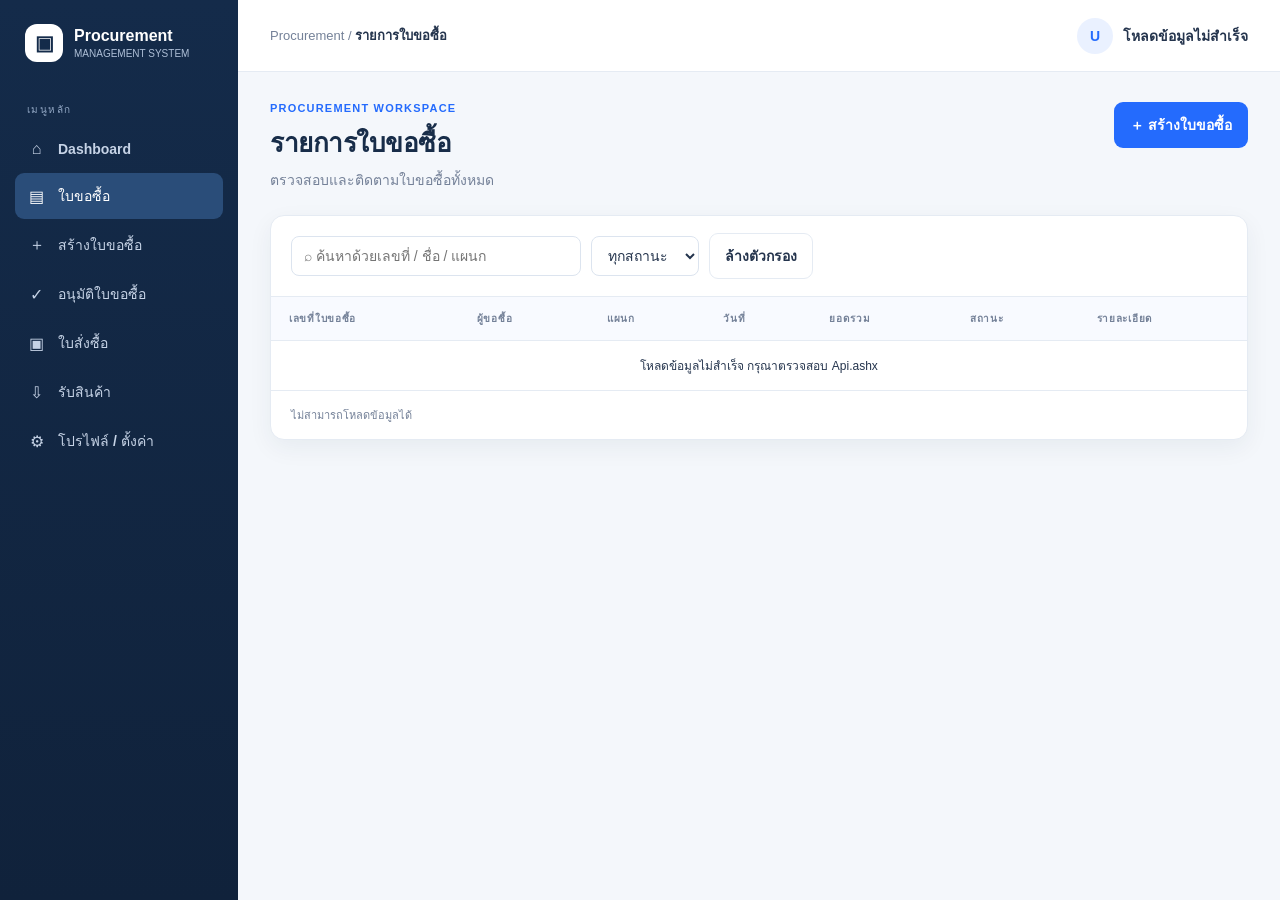
<file: Final_project/requisitions.html>
<!DOCTYPE html>
<html lang="th">
<head>
    <meta charset="utf-8">
    <meta name="viewport" content="width=device-width,initial-scale=1">
    <title>รายการใบขอซื้อ | Procurement System</title>
    <link rel="stylesheet" href="styles.css">
</head>
<body>
    <div class="app">
        <aside class="sidebar">
            <a class="brand" href="dashboard.html">
                <span class="brand-mark">▣</span>
                <span>Procurement<small>MANAGEMENT SYSTEM</small></span>
            </a>

            <div class="nav-label">เมนูหลัก</div>
            <nav class="nav">
                <a href="dashboard.html">
                    <span class="nav-icon">⌂</span>Dashboard
                </a>
                <a class="active" href="requisitions.html">
                    <span class="nav-icon">▤</span>ใบขอซื้อ
                </a>
                <a href="requisition-create.html">
                    <span class="nav-icon">＋</span>สร้างใบขอซื้อ
                </a>
                <a href="approvals.html">
                    <span class="nav-icon">✓</span>อนุมัติใบขอซื้อ
                </a>
                <a href="purchase-orders.html">
                    <span class="nav-icon">▣</span>ใบสั่งซื้อ
                </a>
                <a href="goods-receipts.html">
                    <span class="nav-icon">⇩</span>รับสินค้า
                </a>

                <a href="profile.html">
                    <span class="nav-icon">⚙</span>โปรไฟล์ / ตั้งค่า
                </a>
            </nav>
        </aside>

        <main class="main">
            <header class="topbar">
                <div class="crumb">
                    Procurement / <strong>รายการใบขอซื้อ</strong>
                </div>
                <div class="top-user">
                    <span class="avatar" id="currentUserAvatar">U</span>
                    <div class="user-info">
                        <span class="user-name" id="currentUserName">กำลังโหลด...</span>
                        <small id="currentUserRole"></small>
                    </div>
                </div>
            </header>

            <section class="content">
                <div class="page-head">
                    <div>
                        <div class="eyebrow">Procurement workspace</div>
                        <h1>รายการใบขอซื้อ</h1>
                        <p>ตรวจสอบและติดตามใบขอซื้อทั้งหมด</p>
                    </div>
                    <a class="btn" href="requisition-create.html">
                        ＋ สร้างใบขอซื้อ
                    </a>
                </div>

                <section class="card table-card">
                    <div class="table-tools">
                        <input id="requisition-search"
                               class="search"
                               type="search"
                               placeholder="⌕ ค้นหาด้วยเลขที่ / ชื่อ / แผนก"
                               autocomplete="off">

                        <select id="requisition-status-filter" class="filter">
                            <option value="">ทุกสถานะ</option>
                            <option value="pending">รออนุมัติ</option>
                            <option value="approved">อนุมัติแล้ว</option>
                            <option value="rejected">ปฏิเสธ</option>
                        </select>

                        <select id="requisition-department-filter" class="filter" hidden>
                            <option value="">ทุกแผนก</option>
                            <option value="EXEC">สำนักกรรมการผู้จัดการ</option>
                            <option value="FIN">ฝ่ายการเงิน</option>
                            <option value="ACC">ฝ่ายบัญชี</option>
                            <option value="PROC">ฝ่ายจัดซื้อ</option>
                            <option value="HR">ฝ่ายทรัพยากรบุคคล</option>
                            <option value="IT">ฝ่ายเทคโนโลยีสารสนเทศ</option>
                            <option value="MKT">ฝ่ายการตลาด</option>
                            <option value="SALES">ฝ่ายขาย</option>
                            <option value="CS">ฝ่ายบริการลูกค้า</option>
                            <option value="LEGAL">ฝ่ายกฎหมาย</option>
                            <option value="ADMIN">ฝ่ายธุรการ</option>
                            <option value="WH">ฝ่ายคลังสินค้า</option>
                            <option value="LOG">ฝ่ายโลจิสติกส์</option>
                            <option value="PROD">ฝ่ายผลิต</option>
                            <option value="QA">ฝ่ายประกันคุณภาพ</option>
                            <option value="RND">ฝ่ายวิจัยและพัฒนา</option>
                            <option value="ENG">ฝ่ายวิศวกรรม</option>
                            <option value="FAC">ฝ่ายอาคารสถานที่</option>
                            <option value="SHE">ฝ่ายความปลอดภัยและสิ่งแวดล้อม</option>
                            <option value="COM">ฝ่ายสื่อสารองค์กร</option>
                        </select>

                        <button id="requisition-reset"
                                class="btn secondary"
                                type="button">
                            ล้างตัวกรอง
                        </button>
                    </div>

                    <div class="table-wrap">
                        <table>
                            <thead>
                                <tr>
                                    <th>เลขที่ใบขอซื้อ</th>
                                    <th>ผู้ขอซื้อ</th>
                                    <th>แผนก</th>
                                    <th>วันที่</th>
                                    <th>ยอดรวม</th>
                                    <th>สถานะ</th>
                                    <th>รายละเอียด</th>
                                </tr>
                            </thead>
                            <tbody id="requisition-list">
                                <tr>
                                    <td colspan="7" style="text-align:center">
                                        กำลังโหลดข้อมูล...
                                    </td>
                                </tr>
                            </tbody>
                        </table>
                    </div>

                    <div class="table-foot">
                        <span id="requisition-count">
                            กำลังโหลดข้อมูล...
                        </span>
                        <div class="pagination" id="requisition-pagination"></div>
                    </div>
                </section>
            </section>
        </main>
    </div>

    <script src="script.js"></script>
</body>
</html>
</file>
<file: Final_project/styles.css>
/* ==========================================================================
   1. DESIGN SYSTEM & CSS VARIABLES
   ========================================================================== */
:root {
    --navy: #142b4a;
    --navy2: #1d3b62;
    --blue: #246bfd;
    --blue-soft: #eaf1ff;
    --bg: #f4f7fb;
    --text: #24344d;
    --text-secondary: #6b7280;
    --muted: #748198;
    --line: #e5ebf3;
    --border-color: #e5e7eb;
    --card-bg: #ffffff;
    --white: #fff;
    --green: #17865c;
    --green-bg: #e6f7ef;
    --orange: #b76a08;
    --orange-bg: #fff3df;
    --red: #c34242;
    --red-bg: #ffebeb;
    --shadow: 0 8px 24px rgba(20, 43, 74, 0.06);
}

/* ==========================================================================
   2. BASE & RESET
   ========================================================================== */
* {
    box-sizing: border-box;
}

body {
    margin: 0;
    font-family: Inter, "Segoe UI", Tahoma, Arial, sans-serif;
    background: var(--bg);
    color: var(--text);
    font-size: 14px;
}

a {
    color: inherit;
    text-decoration: none;
}

button,
input,
select,
textarea {
    font: inherit;
}

.muted {
    color: var(--muted);
}

[hidden] {
    display: none !important;
}

/* ==========================================================================
   3. APP LAYOUT (Sidebar, Topbar, Main Content)
   ========================================================================== */
.app {
    min-height: 100vh;
}

/* Sidebar */
.sidebar {
    position: fixed;
    inset: 0 auto 0 0;
    width: 238px;
    background: linear-gradient(180deg, var(--navy), #10223b);
    color: #d7e2f2;
    padding: 24px 15px;
    display: flex;
    flex-direction: column;
    z-index: 5;
}

.brand {
    display: flex;
    align-items: center;
    gap: 11px;
    padding: 0 10px 28px;
    color: #fff;
    font-weight: 750;
    font-size: 16px;
}

.brand-mark {
    height: 38px;
    width: 38px;
    border-radius: 12px;
    background: #fff;
    color: var(--navy);
    display: grid;
    place-items: center;
    font-size: 20px;
}

.brand small {
    display: block;
    font-size: 10px;
    font-weight: 500;
    color: #aebfd7;
    margin-top: 3px;
}

.nav-label {
    font-size: 10px;
    text-transform: uppercase;
    letter-spacing: 1.4px;
    color: #91a6c3;
    padding: 12px 12px 8px;
}

.nav a {
    display: flex;
    align-items: center;
    gap: 12px;
    padding: 12px;
    border-radius: 9px;
    color: #c6d3e6;
    margin: 3px 0;
    font-weight: 550;
}

    .nav a:hover,
    .nav a.active {
        background: #2a4d79;
        color: #fff;
    }

.nav-icon {
    width: 19px;
    text-align: center;
    font-size: 16px;
}

.side-bottom {
    margin-top: auto;
    border-top: 1px solid #35506f;
    padding: 18px 10px 0;
    font-size: 12px;
    color: #aebfd7;
    line-height: 1.7;
}

/* Main Area & Topbar */
.main {
    margin-left: 238px;
    min-height: 100vh;
}

.topbar {
    height: 72px;
    background: #fff;
    border-bottom: 1px solid var(--line);
    display: flex;
    align-items: center;
    justify-content: space-between;
    padding: 0 32px;
    position: sticky;
    top: 0;
    z-index: 3;
}

.crumb {
    font-size: 13px;
    color: var(--muted);
}

    .crumb strong {
        color: var(--text);
    }

.top-user {
    display: flex;
    align-items: center;
    gap: 10px;
    font-weight: 650;
}

.avatar {
    width: 36px;
    height: 36px;
    border-radius: 50%;
    background: var(--blue-soft);
    color: var(--blue);
    display: grid;
    place-items: center;
    font-weight: 800;
}

.content {
    padding: 30px 32px 44px;
    max-width: 1500px;
    margin: auto;
}

.page-head {
    display: flex;
    align-items: flex-start;
    justify-content: space-between;
    gap: 18px;
    margin-bottom: 24px;
}

.eyebrow {
    color: var(--blue);
    font-size: 11px;
    font-weight: 800;
    text-transform: uppercase;
    letter-spacing: 1.2px;
    margin-bottom: 8px;
}

.page-head h1 {
    font-size: 26px;
    letter-spacing: -0.5px;
    margin: 0 0 7px;
    color: #182d49;
}

.page-head p {
    color: var(--muted);
    margin: 0;
    line-height: 1.5;
}

.mobile-menu {
    display: none;
}

/* ==========================================================================
   4. UI COMPONENTS (Buttons, Cards, Forms, Tables)
   ========================================================================== */
/* Buttons */
.btn {
    display: inline-flex;
    align-items: center;
    justify-content: center;
    gap: 8px;
    padding: 11px 15px;
    border: 1px solid transparent;
    border-radius: 9px;
    background: var(--blue);
    color: #fff;
    font-weight: 700;
    cursor: pointer;
    white-space: nowrap;
}

    .btn:hover {
        filter: brightness(0.97);
    }

    .btn.secondary {
        background: #fff;
        color: var(--text);
        border-color: var(--line);
    }

    .btn.danger {
        background: var(--red);
    }

    .btn.success {
        background: var(--green);
    }

/* Grid System & Cards */
.grid {
    display: grid;
    gap: 18px;
}

.two-col {
    grid-template-columns: 1.35fr 1fr;
}

.card {
    background: #fff;
    border: 1px solid var(--line);
    border-radius: 14px;
    box-shadow: var(--shadow);
}

.section {
    padding: 22px;
    margin-bottom: 20px;
}

.section-head {
    display: flex;
    align-items: center;
    justify-content: space-between;
    gap: 12px;
    margin-bottom: 18px;
}

    .section-head h2 {
        font-size: 16px;
        margin: 0;
    }

    .section-head a {
        font-size: 12px;
        color: var(--blue);
        font-weight: 700;
    }

/* Form Controls & Inputs */
.field {
    display: flex;
    flex-direction: column;
    gap: 7px;
    margin-bottom: 16px;
}

    .field label {
        font-size: 12px;
        font-weight: 750;
        color: #43536a;
    }

    .field input,
    .field select,
    .field textarea,
    .search {
        border: 1px solid #dce4ef;
        border-radius: 8px;
        background: #fff;
        padding: 11px 12px;
        outline: none;
        color: var(--text);
        min-width: 0;
    }

        .field input:focus,
        .field select:focus,
        .field textarea:focus,
        .search:focus {
            border-color: #7aa4ff;
            box-shadow: 0 0 0 3px #eaf1ff;
        }

.search {
    width: min(290px, 100%);
}

.filter {
    padding: 10px 12px;
    border: 1px solid #dce4ef;
    border-radius: 8px;
    background: #fff;
    color: var(--text);
}

.form-grid {
    display: grid;
    grid-template-columns: repeat(2, minmax(0, 1fr));
    gap: 0 18px;
}

.span-2 {
    grid-column: span 2;
}

.form-card {
    padding: 24px;
}

.form-section-title {
    font-size: 14px;
    font-weight: 800;
    padding-bottom: 14px;
    border-bottom: 1px solid var(--line);
    margin: 0 0 20px;
}

.form-actions {
    display: flex;
    justify-content: flex-end;
    gap: 10px;
    padding-top: 20px;
    border-top: 1px solid var(--line);
}

.item-row {
    display: grid;
    grid-template-columns: 2fr 0.8fr 1fr 1fr 38px;
    gap: 10px;
    align-items: end;
    margin-bottom: 10px;
}

    .item-row .field {
        margin-bottom: 0;
    }

/* Tables & Pagination */
.table-card {
    overflow: hidden;
}

.table-tools {
    padding: 17px 20px;
    border-bottom: 1px solid var(--line);
    display: flex;
    align-items: center;
    gap: 10px;
    flex-wrap: wrap;
}

.table-wrap {
    overflow-x: auto;
}

table {
    border-collapse: collapse;
    width: 100%;
    white-space: nowrap;
}

th {
    text-align: left;
    background: #f8faff;
    color: #748198;
    font-size: 10px;
    text-transform: uppercase;
    letter-spacing: 0.7px;
    padding: 14px 18px;
    border-bottom: 1px solid var(--line);
}

td {
    padding: 15px 18px;
    border-bottom: 1px solid #edf1f6;
    font-size: 12px;
}

tbody tr:hover {
    background: #fbfcff;
}

tbody tr:last-child td {
    border-bottom: 0;
}

.id {
    font-weight: 800;
    color: #31547f;
}

.table-link {
    color: var(--blue);
    font-weight: 750;
}

.table-foot {
    display: flex;
    justify-content: space-between;
    align-items: center;
    padding: 15px 20px;
    border-top: 1px solid var(--line);
    color: var(--muted);
    font-size: 11px;
}

.pagination {
    display: flex;
    gap: 5px;
}

    .pagination span {
        padding: 7px 10px;
        border: 1px solid var(--line);
        border-radius: 7px;
    }

    .pagination .current {
        background: var(--blue);
        color: #fff;
        border-color: var(--blue);
    }

/* Status Badges */
.status {
    display: inline-flex;
    align-items: center;
    border-radius: 20px;
    padding: 5px 9px;
    font-size: 10px;
    font-weight: 800;
}

    .status.pending {
        background: var(--orange-bg);
        color: var(--orange);
    }

    .status.approved,
    .status.received {
        background: var(--green-bg);
        color: var(--green);
    }

    .status.rejected,
    .status.overdue {
        background: var(--red-bg);
        color: var(--red);
    }

    .status.processing {
        background: var(--blue-soft);
        color: var(--blue);
    }

/* Notices & Empty States */
.notice {
    background: #f7faff;
    border: 1px solid #e1eaff;
    color: #5b6f8e;
    border-radius: 99px;
    padding: 12px 14px;
    font-size: 11px;
    line-height: 1.6;
    margin-top: 20px;
}

.empty {
    text-align: center;
    padding: 45px;
    color: var(--muted);
}

/* Summary Box */
.summary {
    background: #f8faff;
    border: 1px solid var(--line);
    border-radius: 10px;
    padding: 17px;
    display: flex;
    justify-content: flex-end;
    gap: 40px;
    margin-top: 20px;
}

    .summary small {
        color: var(--muted);
        display: block;
        margin-bottom: 5px;
    }

    .summary strong {
        font-size: 18px;
    }

/* ==========================================================================
   5. FEATURE SPECIFIC MODULES
   ========================================================================== */

/* Dashboard Stats */
.stats {
    grid-template-columns: repeat(4, minmax(0, 1fr));
    margin-bottom: 20px;
}

.stat {
    padding: 20px;
}

.stat-top {
    display: flex;
    justify-content: space-between;
    align-items: center;
    color: var(--muted);
    font-size: 12px;
    font-weight: 650;
}

.stat-icon {
    width: 38px;
    height: 38px;
    border-radius: 11px;
    display: grid;
    place-items: center;
    background: var(--blue-soft);
    color: var(--blue);
    font-size: 18px;
}

.stat-value {
    font-size: 28px;
    font-weight: 800;
    color: #1b304d;
    margin: 13px 0 5px;
}

.stat-note {
    font-size: 11px;
    color: var(--muted);
}

    .stat-note strong {
        color: var(--green);
    }

/* Charts */
.chart-placeholder {
    display: flex;
    align-items: flex-end;
    justify-content: space-around;
    gap: 12px;
    height: 220px;
    padding: 20px 10px 0;
    border-bottom: 1px solid var(--line);
    background: repeating-linear-gradient( to bottom, transparent 0, transparent 43px, #edf1f7 44px );
}

.bar-wrap {
    flex: 1;
    min-width: 0;
    height: 100%;
    display: flex;
    flex-direction: column;
    justify-content: flex-end;
    align-items: center;
    gap: 8px;
}

.bar {
    width: 100%;
    max-width: 42px;
    min-height: 3px;
    border-radius: 6px 6px 0 0;
    background: linear-gradient(180deg, #70a1ff, #246bfd);
    transition: height 0.3s ease;
}

.bar-label {
    font-size: 10px;
    color: var(--muted);
    margin-bottom: 8px;
    white-space: nowrap;
}

.legend {
    display: flex;
    gap: 16px;
    color: var(--muted);
    font-size: 11px;
    margin-top: 14px;
}

.dot {
    display: inline-block;
    width: 7px;
    height: 7px;
    border-radius: 50%;
    background: var(--blue);
    margin-right: 5px;
}

/* Reports */
.report-grid {
    grid-template-columns: repeat(3, minmax(0, 1fr));
}

.report-card {
    padding: 22px;
}

    .report-card .report-icon {
        height: 42px;
        width: 42px;
        border-radius: 12px;
        background: var(--blue-soft);
        color: var(--blue);
        display: grid;
        place-items: center;
        font-size: 20px;
        margin-bottom: 16px;
    }

    .report-card h3 {
        margin: 0 0 7px;
        font-size: 15px;
    }

    .report-card p {
        color: var(--muted);
        font-size: 12px;
        line-height: 1.6;
        min-height: 38px;
    }

/* Profile */
.profile-layout {
    grid-template-columns: 250px 1fr;
}

.profile-side {
    padding: 25px;
    text-align: center;
}

.profile-big {
    width: 78px;
    height: 78px;
    margin: 5px auto 14px;
    border-radius: 50%;
    background: var(--blue-soft);
    color: var(--blue);
    display: grid;
    place-items: center;
    font-size: 28px;
    font-weight: 800;
}

.profile-side h3 {
    margin: 0 0 6px;
}

.profile-side p {
    color: var(--muted);
    font-size: 12px;
    margin: 0 0 18px;
}

/* Login Page */
.login-page {
    min-height: 100vh;
    display: grid;
    grid-template-columns: 1fr 1fr;
    background: #fff;
}

.login-visual {
    background: radial-gradient(circle at 20% 20%, #2f5f96 0, #1a3b63 35%, #102541 100%);
    color: #fff;
    padding: 8vh 8%;
    display: flex;
    flex-direction: column;
    justify-content: space-between;
    overflow: hidden;
    position: relative;
}

    .login-visual:after {
        content: "";
        position: absolute;
        width: 450px;
        height: 450px;
        border: 1px solid #ffffff20;
        border-radius: 50%;
        right: -160px;
        bottom: -180px;
        box-shadow: 0 0 0 50px #ffffff08, 0 0 0 100px #ffffff05;
    }

    .login-visual .brand {
        padding: 0;
        position: relative;
        z-index: 1;
    }

.visual-copy {
    position: relative;
    z-index: 1;
    max-width: 470px;
}

    .visual-copy .tag {
        display: inline-block;
        padding: 7px 11px;
        border-radius: 20px;
        background: #ffffff16;
        color: #d8e8ff;
        font-size: 11px;
        margin-bottom: 20px;
    }

    .visual-copy h1 {
        font-size: clamp(32px, 4vw, 52px);
        line-height: 1.12;
        letter-spacing: -1.5px;
        margin: 0 0 18px;
    }

    .visual-copy p {
        color: #c3d4e9;
        line-height: 1.8;
        max-width: 390px;
    }

.visual-stats {
    display: flex;
    gap: 35px;
    margin-top: 35px;
}

    .visual-stats strong {
        display: block;
        font-size: 22px;
    }

    .visual-stats span {
        font-size: 11px;
        color: #c3d4e9;
    }

.visual-foot {
    font-size: 11px;
    color: #a8bdd8;
    position: relative;
    z-index: 1;
}

.login-right {
    display: grid;
    place-items: center;
    padding: 35px;
}

.login-form {
    width: min(390px, 100%);
}

    .login-form .eyebrow {
        margin-bottom: 12px;
    }

    .login-form h2 {
        font-size: 29px;
        letter-spacing: -0.7px;
        margin: 0 0 8px;
    }

    .login-form .sub {
        color: var(--muted);
        margin: 0 0 30px;
        line-height: 1.6;
    }

    .login-form .field {
        margin-bottom: 19px;
    }

        .login-form .field input {
            padding: 13px;
        }

.login-row {
    display: flex;
    align-items: center;
    justify-content: space-between;
    font-size: 12px;
    margin: 4px 0 22px;
}

.check {
    display: flex;
    align-items: center;
    gap: 8px;
    color: var(--muted);
}

.forgot {
    color: var(--blue);
    font-weight: 700;
}

.full {
    width: 100%;
}

.login-note {
    text-align: center;
    font-size: 11px;
    color: var(--muted);
    margin-top: 28px;
    line-height: 1.7;
}

/* Approval Section */
#requisition-detail label {
    display: block;
    color: #334155;
    font-size: 14px;
    font-weight: 600;
}

#approval-message {
    margin: 8px 0 20px;
    padding: 12px 16px;
    border-radius: 10px;
    background: #f1f5f9;
    color: #475569;
    font-size: 14px;
    line-height: 1.6;
}

    #approval-message.success {
        background: #ecfdf5;
        color: #047857;
        border: 1px solid #a7f3d0;
    }

    #approval-message.error {
        background: #fef2f2;
        color: #b91c1c;
        border: 1px solid #fecaca;
    }

    #approval-message.warning {
        background: #fffbeb;
        color: #92400e;
        border: 1px solid #fde68a;
    }

#approver-select,
#approval-comments {
    display: block;
    width: 100%;
    margin-top: 8px;
    padding: 12px 14px;
    border: 1px solid #cbd5e1;
    border-radius: 10px;
    background-color: #fff;
    color: #1e293b;
    font-family: inherit;
    font-size: 14px;
    transition: border-color 0.2s ease, box-shadow 0.2s ease;
    box-sizing: border-box;
}

#approver-select {
    min-height: 46px;
    cursor: pointer;
}

#approval-comments {
    min-height: 100px;
    resize: vertical;
    line-height: 1.6;
}

    #approver-select:focus,
    #approval-comments:focus {
        outline: none;
        border-color: #2563eb;
        box-shadow: 0 0 0 3px rgba(37, 99, 235, 0.12);
    }

    #approval-comments::placeholder {
        color: #94a3b8;
    }

#approve-button,
#reject-button {
    min-width: 140px;
    min-height: 44px;
    padding: 11px 20px;
    border: 1px solid transparent;
    border-radius: 10px;
    font-family: inherit;
    font-size: 14px;
    font-weight: 600;
    cursor: pointer;
    transition: background-color 0.2s ease, box-shadow 0.2s ease, transform 0.2s ease;
}

#approve-button {
    background: #059669;
    color: #fff;
}

    #approve-button:hover:not(:disabled) {
        background: #047857;
        box-shadow: 0 4px 10px rgba(5, 150, 105, 0.2);
        transform: translateY(-1px);
    }

#reject-button {
    background: #fff;
    color: #dc2626;
    border-color: #fecaca;
}

    #reject-button:hover:not(:disabled) {
        background: #fef2f2;
        border-color: #f87171;
    }

    #approve-button:disabled,
    #reject-button:disabled {
        opacity: 0.5;
        cursor: not-allowed;
        transform: none;
        box-shadow: none;
    }

/* VAT Summary */
.vat-summary {
    display: flex;
    flex-direction: column;
    gap: 10px;
    margin-top: 20px;
    margin-left: auto;
    width: 100%;
    max-width: 420px;
    box-sizing: border-box;
    padding: 20px;
    border: 1px solid #e5e7eb;
    border-radius: 12px;
    background: #fafafa;
}

.vat-summary-heading {
    display: flex;
    flex-direction: column;
    gap: 4px;
    margin-bottom: 4px;
}

    .vat-summary-heading h3 {
        margin: 0;
        font-size: 1rem;
    }

    .vat-summary-heading small {
        color: #6b7280;
        font-size: 0.85rem;
    }

.vat-summary-row {
    display: flex;
    justify-content: space-between;
    align-items: baseline;
    gap: 16px;
    line-height: 1.6;
}

    .vat-summary-row strong {
        white-space: nowrap;
        text-align: right;
    }

.vat-grand-total {
    margin-top: 4px;
    padding-top: 12px;
    border-top: 1px solid #d1d5db;
    font-size: 1.1rem;
    font-weight: 700;
}

/* Goods Receipts (GR Detail) */
#gr-detail {
    margin-top: 24px;
    padding: 24px;
}

    #gr-detail h3 {
        margin: 24px 0 12px;
    }

    #gr-detail .form-group {
        margin-bottom: 16px;
    }

    #gr-detail input,
    #gr-detail select,
    #gr-detail textarea {
        width: 100%;
        box-sizing: border-box;
    }

    #gr-detail .notice:empty {
        display: none;
    }

    #gr-detail [hidden] {
        display: none !important;
    }

.detail-grid {
    display: grid;
    grid-template-columns: repeat(2, minmax(0, 1fr));
    gap: 12px;
}

    .detail-grid > div {
        display: flex;
        flex-direction: column;
        gap: 6px;
        padding: 14px;
        border: 1px solid var(--border-color, #e5e7eb);
        border-radius: 10px;
        min-width: 0;
    }

    .detail-grid small {
        color: var(--text-secondary, #6b7280);
    }

    .detail-grid strong {
        overflow-wrap: anywhere;
    }

.detail-full {
    grid-column: 1 / -1;
}

/* Vendor Details */
.vendor-details {
    grid-column: 1 / -1;
    margin-top: 4px;
    padding: 18px;
    border: 1px solid var(--border-color, #e5e7eb);
    border-radius: 12px;
    background: var(--card-bg, #ffffff);
}

    .vendor-details h3 {
        margin: 0 0 14px;
        font-size: 16px;
    }

.vendor-details-grid {
    display: grid;
    grid-template-columns: repeat(2, minmax(0, 1fr));
    gap: 14px;
}

.vendor-info-item {
    display: flex;
    flex-direction: column;
    gap: 6px;
    min-width: 0;
}

    .vendor-info-item small {
        color: var(--text-secondary, #6b7280);
    }

    .vendor-info-item strong {
        overflow-wrap: anywhere;
        font-weight: 500;
    }

.vendor-address {
    grid-column: 1 / -1;
}

/* Department Budget List */
.department-budget-list {
    display: grid;
    grid-template-columns: repeat(3, minmax(0, 1fr));
    gap: 16px;
}

.department-budget-card {
    border: 1px solid var(--border-color, #e5e7eb);
    border-radius: 12px;
    padding: 18px;
    background: var(--card-bg, #fff);
    cursor: pointer;
    text-align: left;
    width: 100%;
    color: inherit;
    font: inherit;
}

    .department-budget-card:hover {
        border-color: #299764;
        box-shadow: 0 4px 14px rgba(0, 0, 0, 0.06);
    }

    .department-budget-card:focus-visible {
        outline: 2px solid #299764;
        outline-offset: 3px;
    }

.budget-progress {
    height: 8px;
    background: #e5e7eb;
    border-radius: 999px;
    overflow: hidden;
    margin: 12px 0;
}

.budget-progress-bar {
    height: 100%;
    background: #299764;
    border-radius: inherit;
}

.budget-remaining {
    font-size: 22px;
    font-weight: 700;
    color: #16804a;
}

.budget-meta {
    display: flex;
    justify-content: space-between;
    gap: 8px;
    font-size: 13px;
    color: #6b7280;
}

/* Department Budget Detail Modal (Merged & Cleaned) */
#budget-detail-modal[hidden] {
    display: none !important;
}

#budget-detail-modal.gr-modal {
    position: fixed;
    inset: 0;
    z-index: 1000;
    display: flex;
    align-items: center;
    justify-content: center;
    padding: 20px;
    box-sizing: border-box;
}

#budget-detail-modal .gr-modal-backdrop {
    position: absolute;
    inset: 0;
    background: rgba(15, 23, 42, 0.55);
}

#budget-detail-modal .gr-modal-panel {
    position: relative;
    z-index: 1;
    width: min(1100px, 96vw);
    max-width: 1100px;
    min-width: 0;
    max-height: 92vh;
    overflow-y: auto;
    overflow-x: hidden;
    padding: 28px;
    box-sizing: border-box;
    background: #fff;
    border-radius: 16px;
    box-shadow: 0 20px 60px rgba(0, 0, 0, 0.2);
}

#budget-detail-modal .gr-modal-header {
    display: flex;
    align-items: flex-start;
    justify-content: space-between;
    gap: 20px;
    margin-bottom: 24px;
}

    #budget-detail-modal .gr-modal-header h2 {
        margin: 0 0 8px;
    }

    #budget-detail-modal .gr-modal-header p {
        margin: 0;
        color: #64748b;
        overflow-wrap: anywhere;
    }

#budget-detail-modal .budget-detail-toolbar {
    display: flex;
    align-items: center;
    flex-wrap: wrap;
    gap: 12px;
    margin-bottom: 20px;
}

    #budget-detail-modal .budget-detail-toolbar label {
        font-weight: 600;
    }

#budget-detail-modal #budget-detail-year {
    min-width: 140px;
    max-width: 100%;
    padding: 10px 12px;
    box-sizing: border-box;
}

#budget-detail-modal #budget-detail-summary {
    width: 100%;
    min-width: 0;
    overflow-wrap: anywhere;
    margin-bottom: 24px;
}

    #budget-detail-modal #budget-detail-summary .muted {
        color: #64748b;
    }

#budget-detail-modal .table-wrap {
    width: 100%;
    max-width: 100%;
    overflow-x: auto;
    overflow-y: visible;
    -webkit-overflow-scrolling: touch;
}

    #budget-detail-modal .table-wrap table {
        width: 100%;
        min-width: 760px;
        border-collapse: collapse;
    }

    #budget-detail-modal .table-wrap th,
    #budget-detail-modal .table-wrap td {
        padding: 12px 14px;
        text-align: left;
        vertical-align: top;
        white-space: normal;
        overflow-wrap: anywhere;
    }

#budget-detail-modal #budget-detail-list td[colspan="5"] {
    text-align: center;
}

/* ==========================================================================
   6. RESPONSIVE BREAKPOINTS (MEDIA QUERIES)
   ========================================================================== */

/* Laptop / Desktop Small (<= 1100px) */
@media (max-width: 1100px) {
    .sidebar {
        width: 205px;
    }

    .main {
        margin-left: 205px;
    }

    .content {
        padding: 25px 22px;
    }

    .stats {
        grid-template-columns: repeat(2, minmax(0, 1fr));
    }

    .two-col {
        grid-template-columns: 1fr;
    }

    .report-grid {
        grid-template-columns: repeat(2, minmax(0, 1fr));
    }
}

/* Tablet (<= 900px) */
@media (max-width: 900px) {
    .department-budget-list {
        grid-template-columns: repeat(2, minmax(0, 1fr));
    }
}

/* Tablet Portrait & Large Mobile (<= 768px) */
@media (min-width: 768px) {
    .detail-grid {
        grid-template-columns: repeat(4, minmax(0, 1fr));
    }
}

@media (max-width: 768px) {
    #gr-detail {
        padding: 16px;
    }

    #budget-detail-modal.gr-modal {
        padding: 12px;
    }

    #budget-detail-modal .gr-modal-panel {
        width: 100%;
        max-height: 94vh;
        padding: 20px;
    }

    #budget-detail-modal .gr-modal-header {
        gap: 12px;
    }
}

/* Mobile Standard (<= 760px / 767px) */
@media (max-width: 767px) {
    .detail-grid {
        grid-template-columns: 1fr;
    }

    .detail-full {
        grid-column: auto;
    }
}

@media (max-width: 760px) {
    .sidebar {
        position: static;
        width: auto;
        height: auto;
        padding: 12px;
    }

        .sidebar .brand {
            padding: 0 8px 12px;
        }

    .nav-label,
    .side-bottom {
        display: none;
    }

    .nav {
        display: flex;
        overflow: auto;
        gap: 5px;
    }

        .nav a {
            white-space: nowrap;
            margin: 0;
            padding: 9px 11px;
            font-size: 12px;
        }

    .main {
        margin-left: 0;
    }

    .topbar {
        height: 58px;
        padding: 0 17px;
    }

    .top-user .user-name {
        display: none;
    }

    .content {
        padding: 22px 14px;
    }

    .page-head {
        flex-direction: column;
    }

        .page-head h1 {
            font-size: 23px;
        }

    .stats {
        gap: 10px;
    }

    .stat {
        padding: 15px;
    }

    .stat-value {
        font-size: 23px;
    }

    .form-grid {
        grid-template-columns: 1fr;
    }

    .span-2 {
        grid-column: span 1;
    }

    .item-row {
        grid-template-columns: 1fr 1fr;
    }

        .item-row .field:first-child {
            grid-column: span 2;
        }

    .report-grid,
    .profile-layout {
        grid-template-columns: 1fr;
    }

    .login-page {
        grid-template-columns: 1fr;
    }

    .login-visual {
        min-height: 270px;
        padding: 28px;
    }

    .visual-copy h1 {
        font-size: 32px;
    }

    .visual-stats {
        margin-top: 18px;
        gap: 20px;
    }

    .visual-foot {
        display: none;
    }

    .login-right {
        padding: 40px 24px;
    }

    .table-tools {
        padding: 13px;
    }

    .search {
        width: 100%;
    }

    .summary {
        gap: 20px;
    }
}

/* Small Mobile (<= 600px) */
@media (max-width: 600px) {
    #requisition-detail .card {
        padding: 18px !important;
    }

    #approve-button,
    #reject-button {
        flex: 1;
        min-width: 0;
    }

    .vendor-details-grid {
        grid-template-columns: 1fr;
    }

    .vendor-address {
        grid-column: auto;
    }

    .department-budget-list {
        grid-template-columns: 1fr;
    }

    #budget-detail-modal .gr-modal-panel {
        width: calc(100vw - 16px) !important;
        max-height: calc(100vh - 16px);
        padding: 16px;
    }
}

/* Extra Small Mobile (<= 480px) */
@media (max-width: 480px) {
    .vat-summary {
        padding: 16px;
    }

    .vat-summary-row {
        gap: 10px;
        font-size: 0.9rem;
    }

    .vat-grand-total {
        font-size: 1rem;
    }

    #budget-detail-modal.gr-modal {
        padding: 8px;
    }

    #budget-detail-modal .gr-modal-panel {
        border-radius: 12px;
    }

    #budget-detail-modal .gr-modal-header {
        gap: 8px;
    }

    #budget-detail-modal .budget-detail-toolbar {
        align-items: stretch;
        flex-direction: column;
    }

    #budget-detail-modal #budget-detail-year {
        width: 100%;
    }
}


/* Goods Receipt Receive Modal - scoped to goods-receipts.html */
#gr-modal[hidden] {
    display: none !important;
}

#gr-modal.gr-modal:not([hidden]) {
    position: fixed !important;
    inset: 0 !important;
    z-index: 99999 !important;
    display: flex !important;
    align-items: center !important;
    justify-content: center !important;
    padding: 16px;
    box-sizing: border-box;
}

#gr-modal .gr-modal-backdrop {
    position: absolute;
    inset: 0;
    background: rgba(15, 23, 42, 0.52);
    backdrop-filter: blur(1px);
}

#gr-modal .gr-modal-panel {
    position: relative;
    z-index: 1;
    width: min(520px, 100%);
    max-width: 100%;
    max-height: calc(100vh - 32px);
    overflow-y: auto;
    overflow-x: hidden;
    padding: 22px 16px 16px;
    box-sizing: border-box;
    background: #fff;
    color: #243247;
    border-radius: 14px;
    box-shadow: 0 22px 60px rgba(15, 23, 42, 0.25);
}

#gr-modal .gr-modal-header {
    display: flex;
    align-items: flex-start;
    justify-content: space-between;
    gap: 16px;
    margin-bottom: 16px;
}

#gr-modal .gr-modal-header h2 {
    margin: 0 0 4px;
    font-size: 20px;
    line-height: 1.35;
}

#gr-modal .gr-modal-header p {
    margin: 0;
    color: #718096;
    font-size: 13px;
}

#gr-modal .gr-modal-header button {
    flex: 0 0 auto;
    min-width: 36px;
    min-height: 36px;
    padding: 0;
    border: 1px solid #e2e8f0;
    background: #fff;
    color: #526174;
    border-radius: 8px;
}

#gr-modal .gr-modal-info,
#gr-modal .gr-line-info {
    padding: 12px;
    margin-bottom: 14px;
    border-radius: 9px;
    background: #f5f8fc;
    color: #334155;
    font-size: 13px;
    line-height: 1.75;
    overflow-wrap: anywhere;
}

#gr-modal .gr-form-group {
    display: flex;
    flex-direction: column;
    gap: 7px;
    margin-bottom: 14px;
}

#gr-modal .gr-form-group label {
    color: #334155;
    font-size: 13px;
    font-weight: 600;
}

#gr-modal .gr-form-group select,
#gr-modal .gr-form-group input {
    display: block;
    width: 100%;
    min-width: 0;
    min-height: 42px;
    padding: 10px 12px;
    box-sizing: border-box;
    border: 1px solid #d7e0ec;
    border-radius: 7px;
    background: #fff;
    color: #1f2937;
    font: inherit;
    font-size: 13px;
}

#gr-modal .gr-form-group select:focus,
#gr-modal .gr-form-group input:focus {
    outline: 2px solid rgba(37, 99, 235, 0.18);
    border-color: #2563eb;
}

#gr-modal #gr-qty-hint {
    color: #718096;
    font-size: 11px;
}

#gr-modal #gr-modal-error {
    margin: 0 0 10px;
    color: #b91c1c;
    font-size: 12px;
}

#gr-modal .gr-modal-actions {
    display: flex;
    justify-content: flex-end;
    align-items: center;
    flex-wrap: wrap;
    gap: 8px;
    margin-top: 16px;
}

#gr-modal .gr-modal-actions .btn {
    min-height: 40px;
    padding: 9px 14px;
    border-radius: 7px;
}

#gr-modal .gr-modal-actions .btn:disabled {
    opacity: 0.55;
    cursor: not-allowed;
}

@media (max-width: 480px) {
    #gr-modal.gr-modal {
        padding: 10px;
    }

    #gr-modal .gr-modal-panel {
        padding: 18px 14px 14px;
        max-height: calc(100vh - 20px);
    }

    #gr-modal .gr-modal-actions {
        display: grid;
        grid-template-columns: 1fr 1fr;
    }
}
</file>
